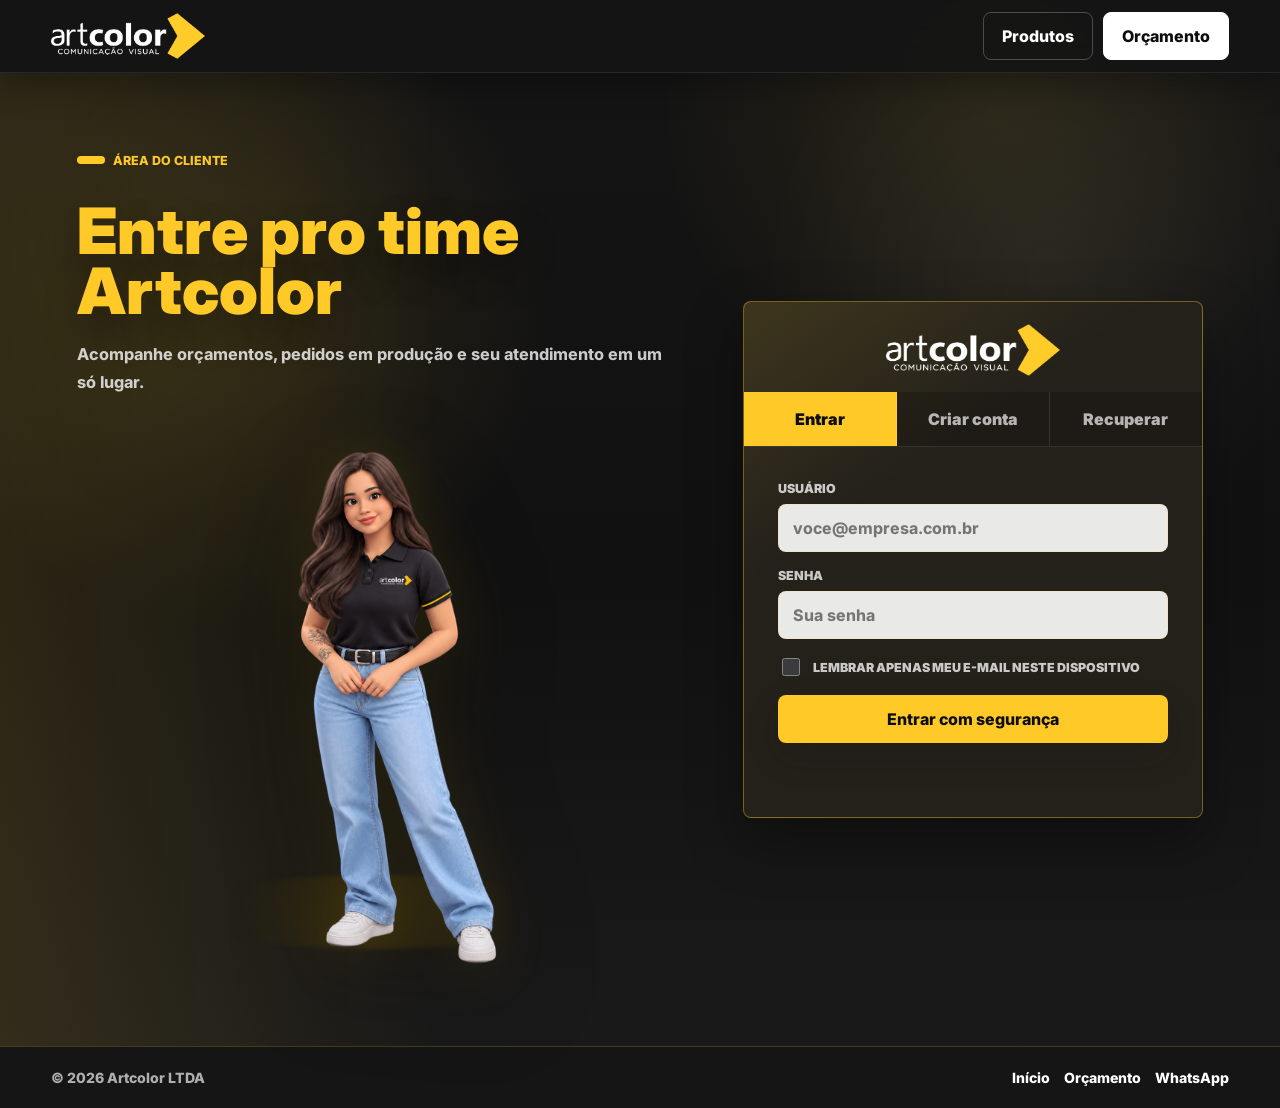
<file: extensao-produtos/login.html>
<!doctype html>
<html lang="pt-BR">
  <head>
    <meta charset="UTF-8" />
    <meta name="viewport" content="width=device-width, initial-scale=1.0" />
    <title>Entrar | Artcolor Comunicação Visual</title>
    <meta
      name="description"
      content="Acesse sua conta Artcolor para acompanhar pedidos, orçamentos e atendimento."
    />
    <meta name="robots" content="noindex, follow" />
    <meta name="theme-color" content="#151515" />
    <link rel="canonical" href="https://artcolorcv.com.br/login.html" />
    <meta property="og:type" content="website" />
    <meta property="og:locale" content="pt_BR" />
    <meta property="og:site_name" content="Artcolor Comunicação Visual" />
    <meta property="og:title" content="Entrar na Artcolor" />
    <meta
      property="og:description"
      content="Acesse sua conta Artcolor para acompanhar orçamentos, pedidos e atendimento."
    />
    <meta property="og:url" content="https://artcolorcv.com.br/login.html" />
    <meta property="og:image" content="https://artcolorcv.com.br/assets/portfolio/empresa.png" />
    <link rel="icon" type="image/png" href="assets/marca/favicon.png" />
    <link rel="apple-touch-icon" href="assets/marca/logo.png" />
    <link rel="preconnect" href="https://fonts.googleapis.com" />
    <link rel="preconnect" href="https://fonts.gstatic.com" crossorigin />
    <link
      href="https://fonts.googleapis.com/css2?family=Inter:wght@400;500;600;700;800;900&display=swap"
      rel="stylesheet"
    />
    <link rel="stylesheet" href="styles.css" />
  </head>
  <body class="auth-page">
    <header class="topbar quote-topbar">
      <a class="brand magnetic-link" href="index.html#inicio" aria-label="Voltar para início da Artcolor Comunicação Visual">
        <img src="assets/marca/logo.png" alt="Artcolor Comunicação Visual" />
      </a>
      <nav class="quote-nav" aria-label="Navegação do login">
        <a class="ghost-action magnetic-link" href="index.html#produtos">Produtos</a>
        <a class="secondary-action magnetic-link" href="orcamento.html">Orçamento</a>
      </nav>
    </header>

    <main class="auth-main">
      <section class="auth-stage" aria-labelledby="authTitle">
        <div class="auth-showcase">
          <p class="eyebrow">Área do cliente</p>
          <h1 id="authTitle">Entre pro time Artcolor</h1>
          <p>
            Acompanhe orçamentos, pedidos em produção e seu atendimento em um só lugar.
          </p>
          <figure class="auth-illustration">
            <img src="assets/login/time-artcolor.png" alt="Atendente virtual com uniforme da Artcolor Comunicação Visual" />
          </figure>
        </div>

        <div class="auth-side">
          <div class="auth-panel">
            <img class="auth-panel-logo" src="assets/marca/logo.png" alt="Artcolor Comunicação Visual" />
          <div class="auth-tabs" role="tablist" aria-label="Opções de acesso">
            <button class="auth-tab is-active" id="tabLogin" type="button" role="tab" aria-selected="true" aria-controls="loginPanel" data-auth-tab="login">
              Entrar
            </button>
            <button class="auth-tab" id="tabRegister" type="button" role="tab" aria-selected="false" aria-controls="registerPanel" data-auth-tab="register">
              Criar conta
            </button>
            <button class="auth-tab" id="tabRecover" type="button" role="tab" aria-selected="false" aria-controls="recoverPanel" data-auth-tab="recover">
              Recuperar
            </button>
          </div>

          <form class="auth-form is-active" id="loginPanel" role="tabpanel" aria-labelledby="tabLogin" data-auth-panel="login" novalidate>
            <label class="auth-field">
              <span>Usuário</span>
              <input id="loginEmail" name="email" type="email" maxlength="120" autocomplete="email" placeholder="voce@empresa.com.br" required />
            </label>

            <label class="auth-field">
              <span>Senha</span>
              <input id="loginPassword" name="password" type="password" minlength="8" maxlength="72" autocomplete="current-password" placeholder="Sua senha" required />
            </label>

            <label class="auth-check">
              <input id="rememberEmail" name="rememberEmail" type="checkbox" />
              <span>Lembrar apenas meu e-mail neste dispositivo</span>
            </label>

            <button class="primary-action magnetic-link" type="submit">Entrar com segurança</button>
            <p class="auth-status" id="loginStatus" role="status" aria-live="polite"></p>
          </form>

          <form class="auth-form" id="registerPanel" role="tabpanel" aria-labelledby="tabRegister" data-auth-panel="register" novalidate>
            <label class="auth-field">
              <span>Nome completo</span>
              <input id="registerName" name="name" type="text" maxlength="90" autocomplete="name" placeholder="Seu nome" required />
            </label>

            <label class="auth-field">
              <span>E-mail</span>
              <input id="registerEmail" name="email" type="email" maxlength="120" autocomplete="email" placeholder="voce@empresa.com.br" required />
            </label>

            <label class="auth-field">
              <span>Telefone</span>
              <input id="registerPhone" name="phone" type="tel" maxlength="20" autocomplete="tel" placeholder="(46) 99999-9999" required />
            </label>

            <label class="auth-field">
              <span>Senha</span>
              <input id="registerPassword" name="password" type="password" minlength="8" maxlength="72" autocomplete="new-password" placeholder="Mínimo 8 caracteres" required />
            </label>

            <p class="auth-hint">
              Use pelo menos 8 caracteres com uma letra maiúscula, um número e um símbolo.
            </p>

            <button class="primary-action magnetic-link" type="submit">Criar conta</button>
            <p class="auth-status" id="registerStatus" role="status" aria-live="polite"></p>
          </form>

          <form class="auth-form" id="recoverPanel" role="tabpanel" aria-labelledby="tabRecover" data-auth-panel="recover" novalidate>
            <label class="auth-field">
              <span>E-mail da conta</span>
              <input id="recoverEmail" name="email" type="email" maxlength="120" autocomplete="email" placeholder="voce@empresa.com.br" required />
            </label>

            <button class="primary-action magnetic-link" type="submit">Enviar recuperação</button>
            <p class="auth-status" id="recoverStatus" role="status" aria-live="polite"></p>
          </form>
          </div>

        </div>
      </section>
    </main>

    <footer class="site-footer">
      <span>© 2026 Artcolor LTDA</span>
      <nav aria-label="Links finais">
        <a href="index.html#inicio">Início</a>
        <a href="orcamento.html">Orçamento</a>
        <a href="https://wa.me/554699358269" target="_blank" rel="noreferrer">WhatsApp</a>
      </nav>
    </footer>

    <script type="module" src="auth.js"></script>
  </body>
</html>
</file>
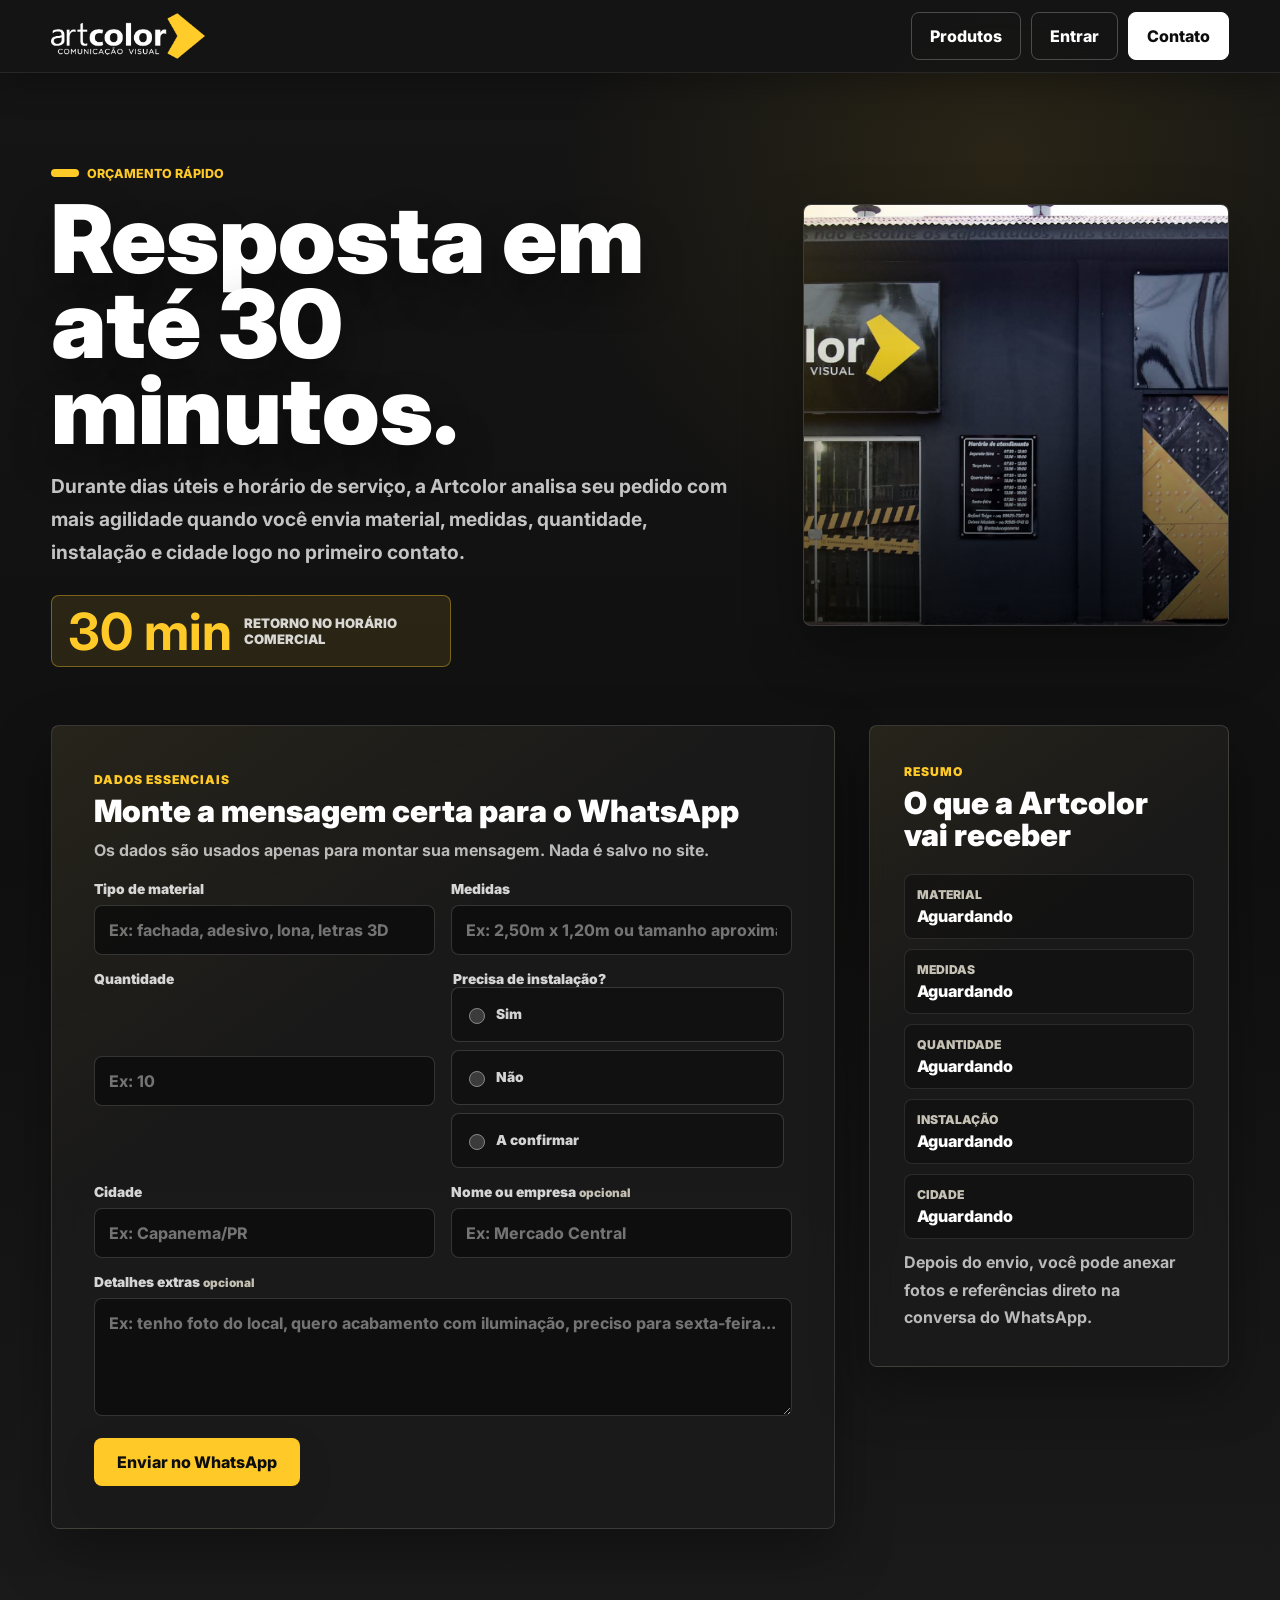
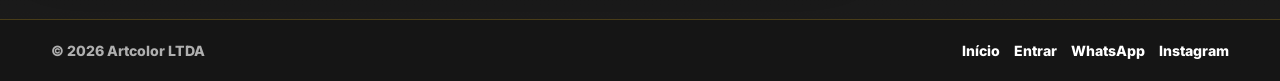
<file: extensao-produtos/orcamento.html>
<!doctype html>
<html lang="pt-BR">
  <head>
    <meta charset="UTF-8" />
    <meta name="viewport" content="width=device-width, initial-scale=1.0" />
    <title>Orçamento rápido | Artcolor Comunicação Visual</title>
    <meta
      name="description"
      content="Peça orçamento rápido na Artcolor Comunicação Visual informando tipo de material, medidas, quantidade, instalação e cidade."
    />
    <meta name="robots" content="index, follow, max-image-preview:large" />
    <meta name="theme-color" content="#151515" />
    <link rel="canonical" href="https://artcolorcv.com.br/orcamento.html" />
    <meta property="og:type" content="website" />
    <meta property="og:locale" content="pt_BR" />
    <meta property="og:site_name" content="Artcolor Comunicação Visual" />
    <meta property="og:title" content="Orçamento rápido Artcolor" />
    <meta
      property="og:description"
      content="Informe material, medidas, quantidade, instalação e cidade. Resposta em até 30 minutos durante dias úteis e horário de serviço."
    />
    <meta property="og:url" content="https://artcolorcv.com.br/orcamento.html" />
    <meta property="og:image" content="https://artcolorcv.com.br/assets/portfolio/empresa.png" />
    <link rel="icon" type="image/png" href="assets/marca/favicon.png" />
    <link rel="apple-touch-icon" href="assets/marca/logo.png" />
    <link rel="preconnect" href="https://fonts.googleapis.com" />
    <link rel="preconnect" href="https://fonts.gstatic.com" crossorigin />
    <link
      href="https://fonts.googleapis.com/css2?family=Inter:wght@400;500;600;700;800;900&display=swap"
      rel="stylesheet"
    />
    <link rel="stylesheet" href="styles.css" />
  </head>
  <body class="quote-page">
    <header class="topbar quote-topbar">
      <a class="brand magnetic-link" href="index.html#inicio" aria-label="Voltar para início da Artcolor Comunicação Visual">
        <img src="assets/marca/logo.png" alt="Artcolor Comunicação Visual" />
      </a>
      <nav class="quote-nav" aria-label="Navegação do orçamento">
        <a class="ghost-action magnetic-link" href="index.html#produtos">Produtos</a>
        <a class="ghost-action magnetic-link" href="login.html">Entrar</a>
        <a class="secondary-action magnetic-link" href="index.html#contato">Contato</a>
      </nav>
    </header>

    <main class="quote-main">
      <section class="quote-intro" aria-labelledby="quoteTitle">
        <div class="quote-intro-copy">
          <p class="eyebrow">Orçamento rápido</p>
          <h1 id="quoteTitle">Resposta em até 30 minutos.</h1>
          <p>
            Durante dias úteis e horário de serviço, a Artcolor analisa seu pedido com mais agilidade quando você
            envia material, medidas, quantidade, instalação e cidade logo no primeiro contato.
          </p>
          <div class="quote-promise" aria-label="Compromisso de atendimento">
            <strong>30 min</strong>
            <span>Retorno no horário comercial</span>
          </div>
        </div>
        <figure class="quote-intro-media">
          <img src="assets/portfolio/empresa.png" alt="Estrutura da Artcolor Comunicação Visual" />
        </figure>
      </section>

      <section class="quote-workspace" aria-label="Formulário de orçamento rápido">
        <form class="quote-form" id="quickQuoteForm" novalidate>
          <div class="quote-form-head">
            <span>Dados essenciais</span>
            <h2>Monte a mensagem certa para o WhatsApp</h2>
            <p>Os dados são usados apenas para montar sua mensagem. Nada é salvo no site.</p>
          </div>

          <label class="quote-field">
            <span>Tipo de material</span>
            <input
              id="material"
              name="material"
              type="text"
              maxlength="80"
              placeholder="Ex: fachada, adesivo, lona, letras 3D"
              autocomplete="off"
              required
            />
          </label>

          <label class="quote-field">
            <span>Medidas</span>
            <input
              id="medidas"
              name="medidas"
              type="text"
              maxlength="80"
              placeholder="Ex: 2,50m x 1,20m ou tamanho aproximado"
              autocomplete="off"
              required
            />
          </label>

          <label class="quote-field">
            <span>Quantidade</span>
            <input id="quantidade" name="quantidade" type="number" min="1" max="99999" step="1" placeholder="Ex: 10" required />
          </label>

          <fieldset class="quote-field quote-radio-group">
            <legend>Precisa de instalação?</legend>
            <label>
              <input type="radio" name="instalacao" value="Sim" required />
              <span>Sim</span>
            </label>
            <label>
              <input type="radio" name="instalacao" value="Não" />
              <span>Não</span>
            </label>
            <label>
              <input type="radio" name="instalacao" value="Ainda vou confirmar" />
              <span>A confirmar</span>
            </label>
          </fieldset>

          <label class="quote-field">
            <span>Cidade</span>
            <input id="cidade" name="cidade" type="text" maxlength="70" placeholder="Ex: Capanema/PR" autocomplete="address-level2" required />
          </label>

          <label class="quote-field">
            <span>Nome ou empresa <small>opcional</small></span>
            <input id="cliente" name="cliente" type="text" maxlength="80" placeholder="Ex: Mercado Central" autocomplete="organization" />
          </label>

          <label class="quote-field quote-field-wide">
            <span>Detalhes extras <small>opcional</small></span>
            <textarea
              id="detalhes"
              name="detalhes"
              maxlength="240"
              rows="4"
              placeholder="Ex: tenho foto do local, quero acabamento com iluminação, preciso para sexta-feira..."
            ></textarea>
          </label>

          <div class="quote-form-actions">
            <button class="primary-action magnetic-link" type="submit">Enviar no WhatsApp</button>
            <p id="quoteStatus" role="status" aria-live="polite"></p>
          </div>
        </form>

        <aside class="quote-preview" aria-label="Resumo do pedido">
          <span>Resumo</span>
          <h2>O que a Artcolor vai receber</h2>
          <dl>
            <div>
              <dt>Material</dt>
              <dd id="previewMaterial">Aguardando</dd>
            </div>
            <div>
              <dt>Medidas</dt>
              <dd id="previewMedidas">Aguardando</dd>
            </div>
            <div>
              <dt>Quantidade</dt>
              <dd id="previewQuantidade">Aguardando</dd>
            </div>
            <div>
              <dt>Instalação</dt>
              <dd id="previewInstalacao">Aguardando</dd>
            </div>
            <div>
              <dt>Cidade</dt>
              <dd id="previewCidade">Aguardando</dd>
            </div>
          </dl>
          <p>Depois do envio, você pode anexar fotos e referências direto na conversa do WhatsApp.</p>
        </aside>
      </section>
    </main>

    <footer class="site-footer">
      <span>© 2026 Artcolor LTDA</span>
      <nav aria-label="Links finais">
        <a href="index.html#inicio">Início</a>
        <a href="login.html">Entrar</a>
        <a href="https://wa.me/554699358269" target="_blank" rel="noreferrer">WhatsApp</a>
        <a href="https://www.instagram.com/artcolorcapanema/" target="_blank" rel="noreferrer">Instagram</a>
      </nav>
    </footer>

    <script src="orcamento.js"></script>
  </body>
</html>
</file>
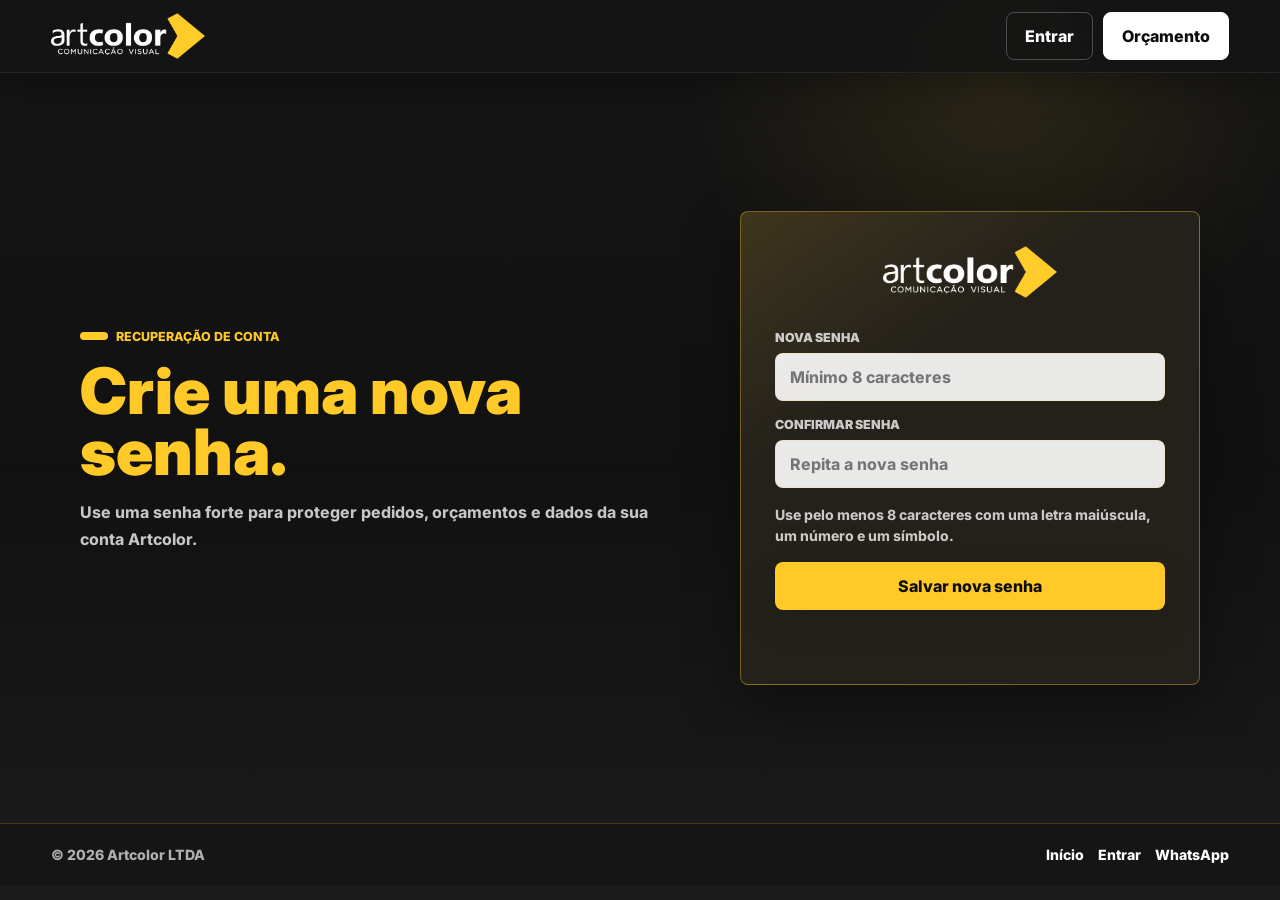
<file: extensao-produtos/reset-password.html>
<!doctype html>
<html lang="pt-BR">
  <head>
    <meta charset="UTF-8" />
    <meta name="viewport" content="width=device-width, initial-scale=1.0" />
    <title>Redefinir senha | Artcolor Comunicação Visual</title>
    <meta name="description" content="Redefina a senha da sua conta Artcolor com segurança." />
    <meta name="robots" content="noindex, follow" />
    <meta name="theme-color" content="#151515" />
    <link rel="canonical" href="https://artcolorcv.com.br/reset-password.html" />
    <link rel="icon" type="image/png" href="assets/marca/favicon.png" />
    <link rel="apple-touch-icon" href="assets/marca/logo.png" />
    <link rel="preconnect" href="https://fonts.googleapis.com" />
    <link rel="preconnect" href="https://fonts.gstatic.com" crossorigin />
    <link
      href="https://fonts.googleapis.com/css2?family=Inter:wght@400;500;600;700;800;900&display=swap"
      rel="stylesheet"
    />
    <link rel="stylesheet" href="styles.css" />
  </head>
  <body class="auth-page">
    <header class="topbar quote-topbar">
      <a class="brand magnetic-link" href="index.html#inicio" aria-label="Voltar para início da Artcolor Comunicação Visual">
        <img src="assets/marca/logo.png" alt="Artcolor Comunicação Visual" />
      </a>
      <nav class="quote-nav" aria-label="Navegação da recuperação">
        <a class="ghost-action magnetic-link" href="login.html">Entrar</a>
        <a class="secondary-action magnetic-link" href="orcamento.html">Orçamento</a>
      </nav>
    </header>

    <main class="auth-main auth-reset-main">
      <section class="auth-reset-panel" aria-labelledby="resetTitle">
        <div>
          <p class="eyebrow">Recuperação de conta</p>
          <h1 id="resetTitle">Crie uma nova senha.</h1>
          <p>
            Use uma senha forte para proteger pedidos, orçamentos e dados da sua conta Artcolor.
          </p>
        </div>

        <form class="auth-form auth-reset-form is-active" id="resetPasswordForm" novalidate>
          <img class="auth-panel-logo" src="assets/marca/logo.png" alt="Artcolor Comunicação Visual" />

          <label class="auth-field">
            <span>Nova senha</span>
            <input id="newPassword" name="newPassword" type="password" minlength="8" maxlength="72" autocomplete="new-password" placeholder="Mínimo 8 caracteres" required />
          </label>

          <label class="auth-field">
            <span>Confirmar senha</span>
            <input id="confirmPassword" name="confirmPassword" type="password" minlength="8" maxlength="72" autocomplete="new-password" placeholder="Repita a nova senha" required />
          </label>

          <p class="auth-hint">
            Use pelo menos 8 caracteres com uma letra maiúscula, um número e um símbolo.
          </p>

          <button class="primary-action magnetic-link" type="submit">Salvar nova senha</button>
          <p class="auth-status" id="resetStatus" role="status" aria-live="polite"></p>
        </form>
      </section>
    </main>

    <footer class="site-footer">
      <span>© 2026 Artcolor LTDA</span>
      <nav aria-label="Links finais">
        <a href="index.html#inicio">Início</a>
        <a href="login.html">Entrar</a>
        <a href="https://wa.me/554699358269" target="_blank" rel="noreferrer">WhatsApp</a>
      </nav>
    </footer>

    <script type="module" src="reset-password.js"></script>
  </body>
</html>
</file>
<file: extensao-produtos/styles.css>
:root {
  color-scheme: dark;
  --white: #ffffff;
  --paper: #181818;
  --cream: #fff4c2;
  --yellow: #ffca28;
  --yellow-deep: #f2b400;
  --black: #0d0d0d;
  --charcoal: #151515;
  --charcoal-2: #1b1b1b;
  --charcoal-3: #202020;
  --ink: #f7f7f7;
  --muted: #c5c0b4;
  --line: rgba(255, 255, 255, 0.13);
  --shadow: 0 22px 55px rgba(0, 0, 0, 0.34);
  --glass: rgba(27, 27, 27, 0.82);
  --yellow-soft: rgba(255, 202, 40, 0.14);
  --ease: cubic-bezier(0.22, 1, 0.36, 1);
}

* {
  box-sizing: border-box;
}

html {
  scroll-behavior: smooth;
}

body {
  margin: 0;
  min-height: 100vh;
  overflow-x: hidden;
  background:
    radial-gradient(circle at 82% 8%, rgba(255, 202, 40, 0.055), transparent 24%),
    linear-gradient(180deg, var(--charcoal) 0%, var(--charcoal-2) 42%, var(--charcoal) 100%);
  color: var(--ink);
  font-family: Inter, Arial, sans-serif;
}

.site-loader {
  position: fixed;
  inset: 0;
  z-index: 999;
  display: grid;
  place-items: center;
  overflow: hidden;
  background:
    radial-gradient(circle at 50% 48%, rgba(255, 255, 255, 0.08), transparent 24%),
    radial-gradient(circle at 50% 54%, rgba(255, 202, 40, 0.05), transparent 31%),
    linear-gradient(180deg, #010101 0%, #070707 52%, #000000 100%);
  color: var(--yellow);
  isolation: isolate;
  transition:
    opacity 900ms var(--ease),
    visibility 900ms var(--ease),
    filter 900ms var(--ease),
    transform 900ms var(--ease);
}

.site-loader.is-hidden {
  visibility: hidden;
  opacity: 0;
  pointer-events: none;
  filter: blur(28px);
  transform: scale(1.18);
}

.site-loader::before,
.site-loader::after {
  content: "";
  position: absolute;
  inset: -20%;
  pointer-events: none;
}

.site-loader::before {
  background:
    linear-gradient(90deg, rgba(0, 0, 0, 0.82), transparent 20%, transparent 80%, rgba(0, 0, 0, 0.82)),
    radial-gradient(circle at 50% 50%, transparent 0 22%, rgba(0, 0, 0, 0.2) 44%, rgba(0, 0, 0, 0.88) 76%);
  z-index: 4;
}

.site-loader::after {
  background: radial-gradient(circle at 50% 50%, rgba(255, 255, 255, 0.15), transparent 18%);
  mix-blend-mode: screen;
  opacity: 0.45;
  z-index: 2;
}

.loader-light-stage {
  position: absolute;
  inset: -12%;
  z-index: 1;
  transform-style: preserve-3d;
  perspective: 780px;
  opacity: 1;
}

.light-beam {
  position: absolute;
  top: 48%;
  left: 50%;
  width: min(74vw, 720px);
  height: 2px;
  border-radius: 999px;
  background:
    linear-gradient(90deg, transparent 0%, rgba(255, 255, 255, 0.08) 28%, rgba(255, 255, 255, 0.88) 50%, rgba(255, 244, 194, 0.2) 58%, transparent 78%);
  box-shadow:
    0 0 16px rgba(255, 255, 255, 0.28),
    0 0 34px rgba(255, 202, 40, 0.08);
  filter: blur(0.4px);
  opacity: 0;
  transform-origin: center;
  mix-blend-mode: screen;
  animation: titleBeamSweep 2200ms var(--ease) forwards;
}

.beam-one {
  --beam-rotate: 0deg;
  top: 46%;
  animation-delay: 440ms;
  transform: translate(-50%, -30%) rotate(0deg);
}

.beam-two {
  --beam-rotate: 0deg;
  top: 57%;
  height: 1px;
  animation-delay: 760ms;
  transform: translate(-50%, -30%) rotate(0deg);
}

.beam-three,
.beam-four {
  display: none;
}

.loader-copy {
  position: relative;
  z-index: 5;
  display: grid;
  gap: clamp(8px, 1.5vw, 14px);
  width: min(880px, calc(100vw - 40px));
  text-align: center;
  transform: translateY(10px);
  animation:
    loaderCopyFilmIn 820ms var(--ease) 160ms both,
    loaderCopyFilmOut 820ms cubic-bezier(0.16, 1, 0.3, 1) 2020ms forwards;
}

.loader-copy::before,
.loader-copy::after {
  content: "";
  position: absolute;
  left: 50%;
  width: min(78vw, 680px);
  height: 10px;
  pointer-events: none;
  border-radius: 999px;
  background:
    linear-gradient(90deg, transparent, rgba(255, 255, 255, 0.1), rgba(255, 255, 255, 0.82), rgba(255, 244, 194, 0.18), transparent);
  box-shadow:
    0 0 24px rgba(255, 255, 255, 0.24),
    0 0 54px rgba(255, 202, 40, 0.08);
  filter: blur(2px);
  mix-blend-mode: screen;
  opacity: 0;
  transform: translate(-50%, -50%) scaleX(0.2);
}

.loader-copy::before {
  top: 36%;
  animation: textLightOne 1500ms var(--ease) 540ms forwards;
}

.loader-copy::after {
  top: 71%;
  height: 5px;
  animation: textLightOne 1320ms var(--ease) 860ms forwards;
}

.loader-copy strong {
  position: relative;
  display: block;
  font-family: Inter, Arial, sans-serif;
  color: rgba(255, 255, 255, 0.92);
  background: linear-gradient(100deg, #ffffff 0%, #f4f4f4 38%, #fff8db 50%, #ffffff 60%, #ffffff 100%);
  background-size: 260% 100%;
  background-position: 140% center;
  -webkit-background-clip: text;
  background-clip: text;
  -webkit-text-fill-color: transparent;
  font-size: clamp(2.4rem, 7vw, 6.8rem);
  font-weight: 900;
  line-height: 0.9;
  letter-spacing: 0.02em;
  text-transform: uppercase;
  text-shadow:
    0 0 24px rgba(255, 255, 255, 0.18),
    0 28px 54px rgba(0, 0, 0, 0.64);
  animation: titleShine 1900ms var(--ease) 560ms forwards;
}

.loader-copy span {
  position: relative;
  display: block;
  font-family: Inter, Arial, sans-serif;
  color: var(--yellow);
  background: linear-gradient(100deg, rgba(255, 255, 255, 0.84), #ffffff, rgba(255, 244, 194, 0.9));
  background-size: 260% 100%;
  background-position: 140% center;
  -webkit-background-clip: text;
  background-clip: text;
  -webkit-text-fill-color: transparent;
  font-size: clamp(0.78rem, 1.9vw, 1.22rem);
  font-weight: 900;
  letter-spacing: 0.14em;
  text-transform: uppercase;
  text-shadow: 0 0 18px rgba(255, 255, 255, 0.22);
  animation: titleShine 1700ms var(--ease) 840ms forwards;
}

.loader-copy strong::after,
.loader-copy span::after {
  content: attr(data-text);
  position: absolute;
  inset: 0;
  color: transparent;
  -webkit-text-stroke: 1px rgba(255, 255, 255, 0.2);
  opacity: 0;
  filter: blur(3px);
  animation: letterGlow 1900ms var(--ease) 620ms forwards;
}

@keyframes loaderCopyFilmIn {
  from {
    opacity: 0;
    filter: blur(16px);
    transform: translateY(26px) scale(0.96);
  }
  to {
    opacity: 1;
    filter: blur(0);
    transform: translateY(0) scale(1);
  }
}

@keyframes loaderCopyFilmOut {
  to {
    opacity: 0;
    filter: blur(22px);
    transform: translateY(-4px) scale(1.16);
  }
}

@keyframes titleShine {
  0% {
    background-position: 140% center;
  }
  100% {
    background-position: -80% center;
  }
}

@keyframes textLightOne {
  0% {
    opacity: 0;
    transform: translate(-78%, -50%) scaleX(0.18);
  }
  28% {
    opacity: 0.72;
  }
  68% {
    opacity: 0.42;
  }
  100% {
    opacity: 0;
    transform: translate(-22%, -50%) scaleX(1);
  }
}

@keyframes titleBeamSweep {
  0% {
    opacity: 0;
    transform: translate(-88%, -50%) rotate(var(--beam-rotate, 0deg)) scaleX(0.22);
  }
  32% {
    opacity: 0.48;
  }
  74% {
    opacity: 0.22;
  }
  100% {
    opacity: 0;
    transform: translate(-12%, -50%) rotate(var(--beam-rotate, 0deg)) scaleX(1.06);
  }
}

@keyframes letterGlow {
  0%,
  100% {
    opacity: 0;
  }
  44% {
    opacity: 0.52;
  }
}

button,
input {
  font: inherit;
}

button,
a {
  -webkit-tap-highlight-color: transparent;
}

.topbar {
  position: sticky;
  top: 0;
  z-index: 20;
  display: flex;
  align-items: center;
  justify-content: space-between;
  gap: 24px;
  padding: 12px clamp(18px, 4vw, 58px);
  background: rgba(21, 21, 21, 0.94);
  border-bottom: 1px solid rgba(255, 255, 255, 0.08);
  backdrop-filter: blur(14px);
  box-shadow: 0 12px 32px rgba(0, 0, 0, 0.28);
}

.brand {
  display: inline-flex;
  align-items: center;
  padding: 0;
  background: transparent;
  border: 0;
  border-radius: 0;
  text-decoration: none;
  transition: transform 420ms var(--ease);
}

.brand:hover {
  transform: translateY(-2px) scale(1.02);
}

.brand img {
  display: block;
  width: min(154px, 42vw);
  height: auto;
}

.site-search {
  flex: 1 1 440px;
  display: flex;
  align-items: center;
  max-width: 680px;
  min-width: min(420px, 42vw);
  height: 42px;
  overflow: hidden;
  background: #fff;
  border: 1px solid rgba(255, 202, 40, 0.36);
  border-radius: 8px;
  box-shadow: 0 18px 36px rgba(0, 0, 0, 0.24);
}

.site-search:focus-within {
  border-color: rgba(0, 0, 0, 0.24);
  box-shadow: 0 14px 34px rgba(0, 0, 0, 0.15);
}

.site-search input {
  flex: 1;
  min-width: 0;
  height: 100%;
  padding: 0 16px;
  border: 0;
  outline: 0;
  background: transparent;
  color: var(--black);
  font-size: 0.95rem;
}

.site-search input::placeholder {
  color: rgba(13, 13, 13, 0.48);
}

.site-search button {
  display: inline-flex;
  align-items: center;
  justify-content: center;
  width: 54px;
  height: 100%;
  border: 0;
  border-left: 1px solid rgba(0, 0, 0, 0.08);
  background: #fff;
  color: rgba(13, 13, 13, 0.72);
  cursor: pointer;
  transition: background-color 260ms var(--ease), color 260ms var(--ease);
}

.site-search button:hover {
  background: var(--black);
  color: var(--yellow);
}

.site-search svg {
  width: 20px;
  height: 20px;
  fill: none;
  stroke: currentColor;
  stroke-width: 2;
  stroke-linecap: round;
}

.nav-tabs,
.category-filter,
.testimonial-controls {
  display: flex;
  align-items: center;
  gap: 8px;
  flex-wrap: wrap;
}

.nav-tab,
.filter-button,
.primary-action,
.testimonial-button {
  min-height: 42px;
  border: 1px solid transparent;
  border-radius: 8px;
  cursor: pointer;
  transition:
    transform 420ms var(--ease),
    box-shadow 420ms var(--ease),
    background-color 360ms var(--ease),
    color 360ms var(--ease),
    border-color 360ms var(--ease);
}

.nav-tab,
.filter-button,
.testimonial-button {
  padding: 0 14px;
  background: rgba(255, 255, 255, 0.72);
  color: var(--white);
  font-weight: 800;
}

.nav-tab:hover,
.filter-button:hover,
.testimonial-button:hover {
  color: var(--black);
  background: rgba(255, 202, 40, 0.22);
  transform: translateY(-2px);
}

.nav-tab.is-active,
.filter-button.is-active,
.testimonial-button.is-active {
  color: var(--black);
  background: var(--yellow);
  box-shadow: 0 10px 26px rgba(239, 173, 0, 0.22);
}

.nav-tab {
  position: relative;
  isolation: isolate;
  overflow: visible;
  background: transparent;
  border-color: transparent;
  color: rgba(255, 255, 255, 0.76);
  box-shadow: none;
}

.nav-link-tab {
  text-decoration: none;
}

.has-account-session [data-login-link],
[data-login-link][hidden],
.account-menu[hidden] {
  display: none !important;
}

.nav-tab::before {
  display: none;
}

.nav-tab:hover,
.nav-tab.is-active {
  background: transparent;
  color: var(--yellow);
  box-shadow: none;
  transform: translateY(-1px);
}

.nav-tab:hover::before,
.nav-tab.is-active::before {
  display: none;
}

.account-menu {
  position: relative;
  display: inline-flex;
  align-items: center;
  justify-content: center;
  width: 42px;
  height: 42px;
  flex: 0 0 42px;
}

.account-trigger {
  display: inline-grid;
  place-items: center;
  width: 40px;
  height: 40px;
  border: 1px solid rgba(255, 202, 40, 0.5);
  border-radius: 50%;
  background: var(--yellow);
  color: var(--black);
  cursor: pointer;
  font-size: 0.98rem;
  font-weight: 900;
  line-height: 1;
  box-shadow: 0 10px 26px rgba(239, 173, 0, 0.2);
  transition:
    transform 320ms var(--ease),
    box-shadow 320ms var(--ease);
}

.account-trigger:hover {
  transform: translateY(-2px);
  box-shadow: 0 14px 32px rgba(239, 173, 0, 0.28);
}

.account-dropdown {
  position: absolute;
  top: calc(100% + 12px);
  right: 0;
  z-index: 40;
  display: grid;
  gap: 6px;
  width: min(300px, calc(100vw - 28px));
  padding: 12px;
  border: 1px solid rgba(255, 202, 40, 0.32);
  border-radius: 8px;
  background:
    linear-gradient(145deg, rgba(255, 202, 40, 0.11), transparent 36%),
    #1b1a16;
  box-shadow: 0 22px 58px rgba(0, 0, 0, 0.4);
  opacity: 0;
  pointer-events: none;
  transform: translateY(8px);
  transition:
    opacity 220ms var(--ease),
    transform 220ms var(--ease);
}

.account-menu.is-open .account-dropdown {
  opacity: 1;
  pointer-events: auto;
  transform: translateY(0);
}

.account-dropdown-head {
  display: grid;
  gap: 4px;
  padding: 6px 6px 10px;
  border-bottom: 1px solid rgba(255, 255, 255, 0.1);
}

.account-dropdown-head strong {
  color: var(--white);
  font-size: 0.94rem;
}

.account-dropdown-head span {
  overflow-wrap: anywhere;
  color: rgba(255, 255, 255, 0.66);
  font-size: 0.78rem;
  font-weight: 700;
}

.account-dropdown a,
.account-dropdown button {
  display: flex;
  align-items: center;
  width: 100%;
  min-height: 38px;
  padding: 0 10px;
  border: 0;
  border-radius: 6px;
  background: transparent;
  color: rgba(255, 255, 255, 0.82);
  cursor: pointer;
  font-size: 0.9rem;
  font-weight: 800;
  text-align: left;
  text-decoration: none;
}

.account-dropdown a:hover,
.account-dropdown button:hover {
  background: rgba(255, 202, 40, 0.14);
  color: var(--yellow);
}

.account-menu-status {
  min-height: 20px;
  margin: 4px 6px 0;
  color: rgba(255, 255, 255, 0.66);
  font-size: 0.78rem;
  font-weight: 800;
  line-height: 1.4;
}

.account-menu-status[data-status="error"] {
  color: #ff8f8f;
}

.account-menu-status[data-status="success"] {
  color: #9cf6c1;
}

.tab-panel {
  display: none;
}

.tab-panel.is-active {
  display: block;
  animation: panelIn 460ms var(--ease) both;
  background: var(--charcoal);
}

.hero {
  position: relative;
  display: block;
  min-height: auto;
  padding: 0 clamp(18px, 4vw, 58px) clamp(42px, 5vw, 68px);
  background:
    linear-gradient(90deg, rgba(255, 202, 40, 0.1), transparent 34%),
    radial-gradient(circle at 78% 22%, rgba(255, 202, 40, 0.12), transparent 30%),
    linear-gradient(180deg, var(--charcoal) 0%, var(--charcoal-2) 68%, var(--charcoal) 100%);
  isolation: isolate;
}

.tab-hero {
  position: relative;
  overflow: hidden;
  display: grid;
  align-items: end;
  min-height: 340px;
  padding: clamp(64px, 8vw, 104px) clamp(18px, 4vw, 58px) clamp(36px, 5vw, 64px);
  background: var(--charcoal);
  color: #fff;
}

.tab-hero::before,
.tab-hero::after {
  position: absolute;
  content: "";
  pointer-events: none;
}

.tab-hero::before {
  right: clamp(20px, 8vw, 120px);
  bottom: -58px;
  width: 220px;
  height: 190px;
  background: var(--yellow);
  clip-path: polygon(0 0, 62% 0, 100% 50%, 62% 100%, 0 100%, 35% 50%);
  opacity: 0.96;
}

.tab-hero::after {
  inset: auto 0 0;
  height: 6px;
  background: var(--yellow);
}

.tab-hero > div {
  position: relative;
  z-index: 1;
  max-width: 820px;
}

.tab-hero h2 {
  color: #fff;
}

.tab-hero p:not(.eyebrow) {
  max-width: 670px;
  color: rgba(255, 255, 255, 0.76);
}

.products-hero {
  background:
    linear-gradient(135deg, rgba(255, 202, 40, 0.14), transparent 36%),
    var(--charcoal);
}

.quote-hero {
  background:
    radial-gradient(circle at 82% 18%, rgba(255, 202, 40, 0.3), transparent 24%),
    var(--charcoal);
}

.contact-hero {
  background:
    linear-gradient(90deg, var(--charcoal), var(--charcoal-3));
}

.about-hero {
  background:
    linear-gradient(135deg, rgba(255, 202, 40, 0.18), transparent 42%),
    radial-gradient(circle at 86% 22%, rgba(255, 202, 40, 0.22), transparent 24%),
    var(--charcoal);
}

.hero::after {
  display: none;
}

.hero-copy {
  position: relative;
  z-index: 2;
  max-width: 860px;
  margin-top: clamp(34px, 5vw, 68px);
}

.hero-copy::before {
  display: inline-flex;
  align-items: center;
  min-height: 28px;
  margin-bottom: 14px;
  padding: 0 12px;
  background: rgba(255, 202, 40, 0.12);
  border: 1px solid rgba(255, 202, 40, 0.38);
  border-radius: 999px;
  color: var(--yellow);
  content: "Artcolor Comunicação Visual";
  font-size: 0.74rem;
  font-weight: 900;
  text-transform: uppercase;
}

.eyebrow {
  margin: 0 0 12px;
  color: var(--yellow);
  font-size: 0.78rem;
  font-weight: 800;
  letter-spacing: 0;
  text-transform: uppercase;
}

.eyebrow::before {
  display: inline-block;
  width: 28px;
  height: 8px;
  margin-right: 8px;
  background: var(--yellow);
  border-radius: 999px;
  content: "";
  vertical-align: 1px;
}

h1,
h2,
h3,
p {
  margin-top: 0;
}

h1,
h2 {
  color: var(--black);
  font-family: Inter, Arial, sans-serif;
  font-weight: 900;
  letter-spacing: 0;
}

h1 {
  max-width: 760px;
  margin-bottom: 20px;
  font-size: clamp(2.8rem, 6.7vw, 6.6rem);
  line-height: 0.88;
}

.hero h1 {
  max-width: 820px;
  color: #fff;
  font-size: clamp(2.85rem, 5.45vw, 6.4rem);
  line-height: 0.9;
}

h2 {
  margin-bottom: 12px;
  font-size: clamp(1.75rem, 3.2vw, 3rem);
  line-height: 1.08;
}

h3 {
  color: var(--black);
  letter-spacing: 0;
}

p {
  color: inherit;
  line-height: 1.72;
}

.hero p:not(.eyebrow) {
  max-width: 650px;
  color: rgba(255, 255, 255, 0.74);
  font-size: 1.08rem;
  font-weight: 650;
}

.hero-actions {
  display: flex;
  align-items: center;
  gap: 12px;
  flex-wrap: wrap;
  margin-top: 18px;
}

.primary-action {
  display: inline-flex;
  align-items: center;
  justify-content: center;
  min-height: 48px;
  padding: 0 22px;
  background: var(--yellow);
  color: var(--black);
  font-weight: 800;
  text-decoration: none;
  box-shadow: 0 14px 32px rgba(23, 23, 23, 0.18);
}

.primary-action:hover {
  background: var(--white);
  color: var(--black);
  transform: translateY(-3px) scale(1.02);
  box-shadow: 0 22px 42px rgba(239, 173, 0, 0.28);
}

.quote-speed-link {
  display: inline-flex;
  align-items: center;
  min-height: 48px;
  padding: 0 16px;
  border: 1px solid rgba(255, 202, 40, 0.34);
  border-radius: 8px;
  background: rgba(255, 202, 40, 0.08);
  color: var(--yellow);
  font-size: 0.82rem;
  font-weight: 900;
  text-decoration: none;
  text-transform: uppercase;
}

.secondary-action,
.ghost-action {
  display: inline-flex;
  align-items: center;
  justify-content: center;
  min-height: 48px;
  padding: 0 18px;
  border-radius: 8px;
  font-weight: 800;
  text-decoration: none;
  cursor: pointer;
  transition:
    transform 420ms var(--ease),
    background-color 360ms var(--ease),
    color 360ms var(--ease),
    border-color 360ms var(--ease),
    box-shadow 420ms var(--ease);
}

.secondary-action {
  background: var(--white);
  color: var(--black);
  border: 1px solid var(--white);
}

.ghost-action {
  background: transparent;
  color: #fff;
  border: 1px solid rgba(255, 255, 255, 0.24);
}

.secondary-action:hover,
.ghost-action:hover {
  transform: translateY(-3px) scale(1.02);
  box-shadow: 0 18px 36px rgba(255, 202, 40, 0.18);
}

.secondary-action:hover {
  background: var(--yellow);
  border-color: var(--yellow);
}

.ghost-action:hover {
  color: var(--black);
  background: var(--yellow);
  border-color: var(--yellow);
}

.hero-visual {
  position: relative;
  display: block;
  width: 100vw;
  margin: 0 calc(50% - 50vw);
}

.hero-work {
  position: relative;
  overflow: hidden;
  min-height: 420px;
  margin: 0;
  background: var(--charcoal);
  border: 0;
  border-radius: 0;
  box-shadow: 0 34px 72px rgba(0, 0, 0, 0.48);
}

.hero-work-main {
  width: 100%;
  min-height: auto;
  aspect-ratio: 21 / 8;
}

.hero-work img,
.hero-work video {
  position: absolute;
  inset: 0;
  display: block;
  width: 100%;
  height: 100%;
  object-fit: cover;
  object-position: center;
  filter: saturate(1.03) contrast(1.02);
}

.hero-work video {
  filter: grayscale(0.2) saturate(0.85) contrast(1.08) brightness(0.78);
}

.hero-work-main video {
  inset: 50% auto auto 50%;
  width: auto;
  height: 100vw;
  transform: translate(-50%, -50%) rotate(-90deg);
  transform-origin: center;
}

.hero-work::after {
  position: absolute;
  inset: 0;
  background:
    linear-gradient(90deg, rgba(0, 0, 0, 0.42), transparent 36%, rgba(0, 0, 0, 0.24)),
    linear-gradient(180deg, rgba(0, 0, 0, 0.24), transparent 44%, rgba(0, 0, 0, 0.7));
  content: "";
}

.hero-work figcaption {
  position: absolute;
  right: 18px;
  bottom: 18px;
  left: 18px;
  z-index: 1;
  display: grid;
  gap: 3px;
  max-width: 320px;
  color: #fff;
}

.hero-work figcaption strong {
  font-size: 1.05rem;
  font-weight: 900;
}

.hero-work figcaption span {
  color: rgba(255, 255, 255, 0.82);
  font-size: 0.82rem;
  font-weight: 750;
}

.proof-strip,
.benefits-section,
.products-section,
.info-band,
.trusted-brands,
.testimonial-section {
  padding: clamp(38px, 6vw, 78px) clamp(18px, 4vw, 58px);
}

.home-products {
  position: relative;
  z-index: 3;
  width: 100%;
  max-width: none;
  margin: 0 auto;
  padding: clamp(8px, 2vw, 22px) clamp(18px, 4vw, 58px) clamp(40px, 5vw, 70px);
  background:
    radial-gradient(circle at 12% 0%, rgba(255, 202, 40, 0.08), transparent 28%),
    linear-gradient(180deg, var(--charcoal) 0%, var(--charcoal-2) 55%, var(--charcoal) 100%);
}

.fast-quote-strip {
  display: grid;
  grid-template-columns: minmax(0, 1fr) auto;
  align-items: center;
  gap: clamp(18px, 4vw, 42px);
  margin: clamp(24px, 4vw, 50px) clamp(18px, 4vw, 58px) 0;
  padding: clamp(24px, 4vw, 44px);
  overflow: hidden;
  border: 1px solid rgba(255, 202, 40, 0.34);
  border-radius: 8px;
  background:
    linear-gradient(120deg, rgba(255, 202, 40, 0.18), rgba(255, 202, 40, 0.045) 42%, rgba(255, 255, 255, 0.035)),
    var(--charcoal-2);
  box-shadow: var(--shadow);
}

.fast-quote-strip span,
.quote-form-head span,
.quote-preview > span {
  display: inline-flex;
  width: fit-content;
  margin-bottom: 8px;
  color: var(--yellow);
  font-size: 0.76rem;
  font-weight: 900;
  letter-spacing: 0.08em;
  text-transform: uppercase;
}

.fast-quote-strip h2 {
  margin: 0;
  max-width: 760px;
  color: var(--white);
  font-family: Inter, Arial, sans-serif;
  font-size: clamp(1.6rem, 3vw, 3rem);
  line-height: 1.02;
}

.fast-quote-strip p {
  max-width: 720px;
  margin: 12px 0 0;
  color: rgba(255, 255, 255, 0.74);
  font-weight: 700;
}

.home-products-head {
  display: flex;
  align-items: end;
  justify-content: space-between;
  gap: 18px;
  max-width: 1240px;
  margin-right: auto;
  margin-left: auto;
  margin-bottom: 22px;
  padding: 0 20px;
  color: #fff;
}

.home-products-head span {
  display: block;
  margin-bottom: 4px;
  color: var(--yellow);
  font-size: 0.78rem;
  font-weight: 900;
  text-transform: uppercase;
}

.home-products-head h2 {
  max-width: 720px;
  margin: 0;
  color: #fff;
  font-size: clamp(1.25rem, 2.4vw, 2rem);
  line-height: 1.12;
}

.home-products-link {
  flex: 0 0 auto;
  min-height: 40px;
  padding: 0 16px;
  border: 1px solid rgba(255, 202, 40, 0.48);
  border-radius: 999px;
  background: var(--yellow);
  color: var(--black);
  cursor: pointer;
  font-weight: 900;
  box-shadow: 0 12px 28px rgba(0, 0, 0, 0.08);
  transition: transform 320ms var(--ease), box-shadow 320ms var(--ease), background-color 320ms var(--ease);
}

.home-products-link:hover {
  background: #fff;
  color: var(--black);
  transform: translateY(-2px);
  box-shadow: 0 18px 34px rgba(0, 0, 0, 0.16);
}

.home-product-row {
  position: relative;
  z-index: 1;
  display: grid;
  grid-template-columns: repeat(6, minmax(0, 1fr));
  gap: 12px;
  max-width: 1240px;
  margin: 0 auto;
  padding: 18px;
  background:
    linear-gradient(145deg, rgba(255, 202, 40, 0.055), transparent 42%),
    rgba(27, 27, 27, 0.7);
  border: 1px solid rgba(255, 255, 255, 0.12);
  border-radius: 16px;
  box-shadow: 0 22px 54px rgba(0, 0, 0, 0.3);
  backdrop-filter: blur(10px);
}

.home-product-card {
  position: relative;
  display: grid;
  grid-template-rows: 100px auto auto;
  gap: 8px;
  min-height: 210px;
  padding: 15px 13px 14px;
  overflow: hidden;
  background:
    linear-gradient(180deg, rgba(255, 255, 255, 0.055), rgba(255, 255, 255, 0.025)),
    var(--charcoal-3);
  border: 1px solid rgba(255, 255, 255, 0.1);
  border-radius: 8px;
  color: #fff;
  text-decoration: none;
  box-shadow: 0 14px 36px rgba(0, 0, 0, 0.28);
  transition:
    transform 360ms var(--ease),
    box-shadow 360ms var(--ease),
    border-color 360ms var(--ease);
}

.home-product-card::before {
  position: absolute;
  inset: auto 16px 0;
  height: 4px;
  background: var(--yellow);
  border-radius: 999px 999px 0 0;
  content: "";
  transform: translateY(4px);
  transition: transform 320ms var(--ease);
}

.home-product-card:hover {
  border-color: rgba(255, 202, 40, 0.8);
  transform: translateY(-6px);
  box-shadow: 0 24px 48px rgba(0, 0, 0, 0.42);
}

.home-product-card:hover::before {
  transform: translateY(0);
}

.home-product-card img {
  width: 100%;
  height: 100%;
  object-fit: contain;
  object-position: center;
  filter: drop-shadow(0 14px 18px rgba(0, 0, 0, 0.38));
}

.home-product-card strong {
  color: #fff;
  font-size: 0.96rem;
  line-height: 1.12;
}

.home-product-card span {
  color: rgba(255, 255, 255, 0.66);
  font-size: 0.78rem;
  font-weight: 650;
  line-height: 1.34;
}

.proof-strip {
  display: grid;
  grid-template-columns: repeat(3, minmax(0, 1fr));
  gap: 14px;
  max-width: 1180px;
  margin: 0 auto;
  padding-top: 0;
  padding-bottom: clamp(20px, 4vw, 46px);
  position: relative;
  z-index: 2;
}

.proof-item {
  position: relative;
  overflow: hidden;
  min-height: 150px;
  padding: 24px;
  background:
    linear-gradient(145deg, rgba(255, 218, 0, 0.1), transparent 44%),
    var(--charcoal-2);
  border: 1px solid rgba(255, 255, 255, 0.1);
  border-radius: 8px;
  color: #fff;
  box-shadow: 0 18px 38px rgba(0, 0, 0, 0.32);
  backdrop-filter: blur(10px);
  transition: transform 420ms var(--ease), box-shadow 420ms var(--ease), border-color 420ms var(--ease);
}

.proof-item::after {
  position: absolute;
  right: -36px;
  bottom: -46px;
  width: 140px;
  height: 120px;
  background: var(--yellow);
  clip-path: polygon(0 0, 62% 0, 100% 50%, 62% 100%, 0 100%, 35% 50%);
  content: "";
  opacity: 0.48;
}

.proof-item:hover {
  border-color: rgba(255, 202, 40, 0.68);
  transform: translateY(-6px);
  box-shadow: 0 22px 44px rgba(0, 0, 0, 0.48);
}

.proof-item strong,
.proof-item span {
  position: relative;
  z-index: 1;
  display: block;
}

.proof-item strong {
  max-width: 280px;
  margin-bottom: 10px;
  color: var(--yellow);
  font-size: clamp(2rem, 4vw, 3.4rem);
  line-height: 0.95;
  letter-spacing: 0;
}

.proof-item strong .count-up {
  display: inline;
}

.proof-item span {
  color: rgba(255, 255, 255, 0.68);
  font-weight: 800;
}

.trusted-brands {
  padding: clamp(46px, 6vw, 82px) clamp(18px, 4vw, 58px);
  background:
    radial-gradient(circle at 50% 0%, rgba(255, 255, 255, 0.08), transparent 28%),
    linear-gradient(180deg, var(--charcoal) 0%, var(--charcoal-2) 56%, var(--charcoal) 100%);
  color: var(--white);
  overflow: hidden;
}

.trusted-inner {
  display: grid;
  justify-items: center;
  gap: 26px;
  max-width: 1120px;
  margin: 0 auto;
  text-align: center;
}

.trusted-mark {
  display: block;
  width: 46px;
  height: 6px;
  border-radius: 999px;
  background: var(--white);
  box-shadow: 0 0 22px rgba(255, 255, 255, 0.28);
}

.trusted-brands h2 {
  margin: 0;
  color: var(--white);
  font-size: clamp(2rem, 4vw, 3.5rem);
  line-height: 1;
}

.trusted-list {
  display: flex;
  align-items: center;
  justify-content: center;
  flex-wrap: wrap;
  gap: clamp(18px, 3vw, 42px);
  width: 100%;
}

.trusted-logo {
  display: inline-flex;
  align-items: center;
  justify-content: center;
  min-width: clamp(138px, 14vw, 190px);
  min-height: 76px;
  transition: transform 280ms var(--ease), filter 280ms var(--ease), opacity 280ms var(--ease);
}

.trusted-list img {
  display: block;
  max-width: clamp(126px, 13vw, 176px);
  max-height: 58px;
  object-fit: contain;
}

.trusted-logo-sicredi img {
  max-width: clamp(154px, 14vw, 204px);
  max-height: 56px;
}

.trusted-logo-cresol img {
  max-width: clamp(150px, 13.5vw, 198px);
  max-height: 54px;
}

.trusted-logo-sicoob img {
  max-width: clamp(168px, 15vw, 218px);
  max-height: 52px;
}

.trusted-logo-coagro img {
  max-width: clamp(150px, 13vw, 188px);
  max-height: 70px;
}

.trusted-logo:hover {
  filter: drop-shadow(0 0 14px rgba(255, 255, 255, 0.22));
  transform: translateY(-2px);
}

.portfolio-section {
  padding: clamp(38px, 6vw, 78px) clamp(18px, 4vw, 58px);
  padding-top: clamp(20px, 4vw, 46px);
  background: var(--charcoal);
}

.benefits-section,
.products-section,
.about-section {
  background: var(--charcoal);
}

.section-heading h2,
.about-copy h2,
.benefit-card h3,
.product-card h3,
.about-card-body h3,
.info-band h2 {
  color: #fff;
}

.portfolio-section .section-heading p:not(.eyebrow) {
  max-width: 680px;
  color: var(--muted);
}

.portfolio-grid {
  display: grid;
  grid-template-columns: repeat(3, minmax(0, 1fr));
  gap: 12px;
}

.portfolio-card {
  position: relative;
  overflow: hidden;
  min-height: 100%;
  aspect-ratio: 1 / 1;
  background: var(--glass);
  border: 1px solid rgba(255, 202, 40, 0.2);
  border-radius: 8px;
  box-shadow: 0 14px 34px rgba(23, 23, 23, 0.08);
  backdrop-filter: blur(10px);
  isolation: isolate;
  transition:
    transform 480ms var(--ease),
    box-shadow 480ms var(--ease),
    border-color 480ms var(--ease);
}

.portfolio-card-wide {
  grid-column: 1 / -1;
  aspect-ratio: 21 / 7;
}

.portfolio-card img {
  width: 100%;
  height: 100%;
  object-fit: cover;
  object-position: center;
  transition: transform 620ms var(--ease);
}

.portfolio-card::after {
  position: absolute;
  inset: 0;
  z-index: 1;
  background:
    linear-gradient(180deg, transparent 34%, rgba(0, 0, 0, 0.82)),
    linear-gradient(135deg, rgba(255, 202, 40, 0.15), transparent 38%);
  content: "";
  opacity: 0.94;
}

.portfolio-card-info {
  position: absolute;
  z-index: 3;
  right: 0;
  bottom: 0;
  left: 0;
  padding: clamp(16px, 2.5vw, 28px);
  color: #fff;
}

.portfolio-card-info span {
  display: inline-flex;
  margin-bottom: 8px;
  padding: 6px 9px;
  border-radius: 999px;
  background: var(--yellow);
  color: var(--black);
  font-size: 0.72rem;
  font-weight: 900;
}

.portfolio-card-info h3 {
  margin: 0 0 7px;
  color: var(--white);
  font-size: clamp(1.05rem, 2vw, 1.45rem);
  line-height: 1.05;
  text-shadow: 0 8px 24px rgba(0, 0, 0, 0.72);
}

.portfolio-card-wide .portfolio-card-info h3 {
  font-size: clamp(1.45rem, 3vw, 2.4rem);
}

.portfolio-card-info p {
  max-width: 520px;
  margin: 0;
  color: rgba(255, 255, 255, 0.78);
  font-size: 0.9rem;
  line-height: 1.5;
}

.portfolio-card:hover {
  border-color: rgba(255, 202, 40, 0.58);
  transform: translateY(-7px);
  box-shadow: var(--shadow);
}

.portfolio-card:hover img {
  transform: scale(1.045);
}

.section-heading {
  max-width: 820px;
  margin-bottom: 26px;
}

.section-heading p:not(.eyebrow),
.info-band p,
.testimonial-copy p:not(.eyebrow) {
  color: var(--muted);
}

.benefit-grid {
  display: grid;
  grid-template-columns: repeat(3, minmax(0, 1fr));
  gap: 18px;
}

.benefit-card,
.product-card,
.testimonial-section {
  background:
    linear-gradient(145deg, rgba(255, 202, 40, 0.045), transparent 42%),
    var(--glass);
  border: 1px solid var(--line);
  border-radius: 8px;
  box-shadow: 0 14px 34px rgba(23, 23, 23, 0.08);
  backdrop-filter: blur(10px);
  transition:
    transform 480ms var(--ease),
    box-shadow 480ms var(--ease),
    border-color 480ms var(--ease);
}

.benefit-card {
  padding: 24px;
}

.benefit-card span {
  display: inline-flex;
  margin-bottom: 34px;
  color: var(--yellow);
  font-weight: 800;
}

.benefit-card h3 {
  margin-bottom: 10px;
  font-size: 1.2rem;
}

.benefit-card p {
  margin-bottom: 0;
  color: var(--muted);
}

.benefit-card:hover,
.product-card:hover,
.testimonial-section:hover {
  border-color: rgba(255, 202, 40, 0.46);
  transform: translateY(-8px);
  box-shadow: var(--shadow);
}

.testimonial-section {
  display: grid;
  grid-template-columns: minmax(0, 1fr) auto;
  gap: 28px;
  align-items: center;
  margin: 0 clamp(18px, 4vw, 58px) clamp(48px, 6vw, 82px);
  background:
    linear-gradient(135deg, rgba(255, 202, 40, 0.12), transparent 38%),
    var(--charcoal-2);
}

.testimonial-section h2,
.testimonial-section p {
  color: #fff;
}

.contact-cta-actions {
  display: flex;
  align-items: center;
  justify-content: flex-end;
  gap: 12px;
  flex-wrap: wrap;
}

.catalog-toolbar {
  display: grid;
  grid-template-columns: minmax(220px, 340px) 1fr;
  gap: 18px;
  align-items: end;
  margin-bottom: 24px;
}

.search-field {
  display: grid;
  gap: 8px;
  color: var(--muted);
  font-weight: 800;
}

.search-field input {
  width: 100%;
  min-height: 48px;
  padding: 0 14px;
  border: 1px solid var(--line);
  border-radius: 8px;
  background: rgba(255, 255, 255, 0.08);
  color: var(--ink);
  outline: none;
  transition: border-color 360ms var(--ease), box-shadow 360ms var(--ease), transform 360ms var(--ease);
}

.search-field input:focus {
  border-color: var(--yellow);
  box-shadow: 0 0 0 5px rgba(255, 202, 40, 0.25);
  transform: translateY(-1px);
}

.product-grid {
  display: grid;
  grid-template-columns: repeat(auto-fit, minmax(260px, 1fr));
  gap: 20px;
}

.product-card {
  overflow: hidden;
  min-height: 100%;
}

.product-card.reveal-item {
  opacity: 0;
  transform: translateY(24px);
}

.product-card.reveal-item.is-visible {
  opacity: 1;
  transform: translateY(0);
}

.product-card.reveal-item.is-visible:hover {
  transform: translateY(-8px);
}

.product-image {
  display: grid;
  aspect-ratio: 1 / 1;
  place-items: center;
  background: linear-gradient(145deg, #ffcf33, #fff7d1 48%, #ffffff);
}

.product-image img {
  width: 100%;
  height: 100%;
  object-fit: contain;
  padding: 12px;
  transition: transform 540ms var(--ease);
}

.product-card:hover .product-image img {
  transform: scale(1.045) rotate(-1deg);
}

.product-body {
  padding: 20px;
}

.tag {
  display: inline-flex;
  margin-bottom: 12px;
  padding: 6px 9px;
  border-radius: 999px;
  background: var(--yellow);
  color: var(--black);
  font-size: 0.78rem;
  font-weight: 800;
}

.product-card h3 {
  margin: 0 0 8px;
  font-size: 1.08rem;
}

.product-card p {
  margin-bottom: 18px;
  color: var(--muted);
  font-size: 0.95rem;
}

.product-link {
  display: inline-flex;
  align-items: center;
  min-height: 40px;
  padding: 0 13px;
  border-radius: 8px;
  background: var(--yellow);
  color: var(--black);
  font-size: 0.9rem;
  font-weight: 800;
  text-decoration: none;
  transition:
    transform 420ms var(--ease),
    background-color 360ms var(--ease),
    color 360ms var(--ease),
    box-shadow 420ms var(--ease);
}

.product-link:hover {
  background: var(--white);
  color: var(--black);
  transform: translateY(-2px);
  box-shadow: 0 14px 30px rgba(239, 173, 0, 0.24);
}

a:focus-visible,
button:focus-visible,
input:focus-visible,
textarea:focus-visible {
  outline: 2px solid var(--yellow);
  outline-offset: 3px;
}

.empty-state {
  grid-column: 1 / -1;
  padding: 28px;
  background: var(--charcoal-2);
  border: 1px dashed var(--line);
  border-radius: 8px;
  color: var(--muted);
  text-align: center;
}

.info-band {
  display: flex;
  align-items: center;
  justify-content: space-between;
  gap: 30px;
  min-height: calc(72vh - 78px);
}

.quote-panel,
.contact-panel {
  margin: clamp(20px, 4vw, 44px) clamp(18px, 4vw, 58px) clamp(48px, 6vw, 78px);
  padding: clamp(28px, 5vw, 58px);
  background:
    linear-gradient(145deg, rgba(255, 202, 40, 0.05), transparent 40%),
    var(--glass);
  border: 1px solid var(--line);
  border-radius: 8px;
  box-shadow: 0 18px 45px rgba(17, 17, 17, 0.08);
  backdrop-filter: blur(12px);
}

.info-band > div {
  max-width: 720px;
}

.contact-list {
  display: grid;
  gap: 12px;
  color: var(--muted);
  font-weight: 800;
}

.contact-list a {
  color: var(--white);
  text-decoration: none;
  transition: color 320ms var(--ease), transform 320ms var(--ease);
}

.contact-list a:hover {
  color: var(--yellow-deep);
  transform: translateX(4px);
}

.quote-page {
  background:
    radial-gradient(circle at 78% 10%, rgba(255, 202, 40, 0.09), transparent 24%),
    linear-gradient(180deg, var(--charcoal) 0%, #101010 52%, var(--charcoal-2) 100%);
}

.quote-topbar {
  position: sticky;
}

.quote-nav {
  display: flex;
  align-items: center;
  gap: 10px;
}

.quote-main {
  min-height: calc(100vh - 150px);
}

.quote-intro {
  display: grid;
  grid-template-columns: minmax(0, 1fr) minmax(280px, 0.62fr);
  gap: clamp(24px, 5vw, 70px);
  align-items: center;
  padding: clamp(46px, 7vw, 98px) clamp(18px, 4vw, 58px) clamp(28px, 5vw, 58px);
}

.quote-intro-copy h1 {
  max-width: 760px;
  margin: 0;
  color: var(--white);
  font-family: Inter, Arial, sans-serif;
  font-size: clamp(3rem, 7.4vw, 7.8rem);
  line-height: 0.9;
  text-shadow: 0 18px 42px rgba(0, 0, 0, 0.42);
}

.quote-intro-copy p:not(.eyebrow) {
  max-width: 720px;
  margin: 18px 0 0;
  color: rgba(255, 255, 255, 0.75);
  font-size: clamp(1rem, 1.5vw, 1.22rem);
  font-weight: 700;
}

.quote-promise {
  display: inline-grid;
  grid-template-columns: auto minmax(0, 1fr);
  align-items: center;
  gap: 12px;
  margin-top: 26px;
  padding: 12px 16px;
  border: 1px solid rgba(255, 202, 40, 0.38);
  border-radius: 8px;
  background: rgba(255, 202, 40, 0.1);
}

.quote-promise strong {
  color: var(--yellow);
  font-family: Inter, Arial, sans-serif;
  font-size: clamp(1.8rem, 4vw, 3.4rem);
  line-height: 0.9;
}

.quote-promise span {
  max-width: 190px;
  color: rgba(255, 255, 255, 0.82);
  font-size: 0.82rem;
  font-weight: 900;
  text-transform: uppercase;
}

.quote-intro-media {
  position: relative;
  min-height: 420px;
  margin: 0;
  overflow: hidden;
  border: 1px solid rgba(255, 255, 255, 0.12);
  border-radius: 8px;
  background: var(--charcoal-3);
  box-shadow: var(--shadow);
}

.quote-intro-media::after {
  position: absolute;
  inset: 0;
  background:
    linear-gradient(180deg, transparent 34%, rgba(0, 0, 0, 0.72)),
    linear-gradient(90deg, rgba(255, 202, 40, 0.14), transparent 42%);
  content: "";
}

.quote-intro-media img {
  display: block;
  width: 100%;
  height: 100%;
  min-height: 420px;
  object-fit: cover;
}

.quote-workspace {
  display: grid;
  grid-template-columns: minmax(0, 1fr) minmax(260px, 360px);
  gap: clamp(18px, 3vw, 34px);
  padding: 0 clamp(18px, 4vw, 58px) clamp(50px, 7vw, 92px);
}

.quote-form,
.quote-preview {
  border: 1px solid var(--line);
  border-radius: 8px;
  background:
    linear-gradient(145deg, rgba(255, 202, 40, 0.06), transparent 36%),
    rgba(27, 27, 27, 0.86);
  box-shadow: var(--shadow);
  backdrop-filter: blur(12px);
}

.quote-form {
  display: grid;
  grid-template-columns: repeat(2, minmax(0, 1fr));
  gap: 16px;
  padding: clamp(22px, 4vw, 42px);
}

.quote-form-head,
.quote-field-wide,
.quote-form-actions {
  grid-column: 1 / -1;
}

.quote-form-head h2,
.quote-preview h2 {
  margin: 0;
  color: var(--white);
  font-family: Inter, Arial, sans-serif;
  font-size: clamp(1.35rem, 2.4vw, 2.25rem);
  line-height: 1.06;
}

.quote-form-head p,
.quote-preview p {
  margin: 10px 0 0;
  color: rgba(255, 255, 255, 0.7);
  font-weight: 700;
}

.quote-field {
  display: grid;
  gap: 8px;
  min-width: 0;
}

.quote-field span,
.quote-radio-group legend {
  color: rgba(255, 255, 255, 0.82);
  font-size: 0.86rem;
  font-weight: 900;
}

.quote-field small {
  color: var(--muted);
  font-size: 0.74rem;
}

.quote-field input,
.quote-field textarea {
  width: 100%;
  border: 1px solid rgba(255, 255, 255, 0.16);
  border-radius: 8px;
  background: rgba(13, 13, 13, 0.82);
  color: var(--white);
  font: inherit;
  font-weight: 750;
}

.quote-field input {
  height: 50px;
  min-height: 50px;
  padding: 0 14px;
}

.quote-field textarea {
  min-height: 118px;
  padding: 14px;
  resize: vertical;
}

.quote-field input::placeholder,
.quote-field textarea::placeholder {
  color: rgba(255, 255, 255, 0.42);
}

.quote-field input:focus,
.quote-field textarea:focus {
  border-color: var(--yellow);
  outline: none;
  box-shadow: 0 0 0 3px rgba(255, 202, 40, 0.14);
}

.quote-radio-group {
  margin: 0;
  padding: 0;
  border: 0;
}

.quote-radio-group label {
  display: inline-flex;
  align-items: center;
  gap: 8px;
  min-height: 42px;
  margin-right: 8px;
  padding: 0 12px;
  border: 1px solid rgba(255, 255, 255, 0.16);
  border-radius: 8px;
  background: rgba(13, 13, 13, 0.62);
  cursor: pointer;
}

.quote-radio-group input {
  width: 16px;
  height: 16px;
  accent-color: var(--yellow);
}

.quote-form-actions {
  display: flex;
  align-items: center;
  gap: 14px;
  flex-wrap: wrap;
  padding-top: 6px;
}

.quote-form-actions p {
  margin: 0;
  color: var(--yellow);
  font-weight: 850;
}

.quote-form-actions p.is-error {
  color: #ff8f7b;
}

.quote-preview {
  position: sticky;
  top: 100px;
  align-self: start;
  padding: clamp(22px, 3vw, 34px);
}

.quote-preview dl {
  display: grid;
  gap: 10px;
  margin: 22px 0 0;
}

.quote-preview dl div {
  display: grid;
  gap: 4px;
  padding: 12px;
  border: 1px solid rgba(255, 255, 255, 0.1);
  border-radius: 8px;
  background: rgba(13, 13, 13, 0.45);
}

.quote-preview dt {
  color: var(--muted);
  font-size: 0.76rem;
  font-weight: 900;
  text-transform: uppercase;
}

.quote-preview dd {
  min-width: 0;
  margin: 0;
  overflow-wrap: anywhere;
  color: var(--white);
  font-weight: 850;
}

.auth-page {
  background:
    radial-gradient(circle at 78% 10%, rgba(255, 202, 40, 0.09), transparent 24%),
    linear-gradient(180deg, var(--charcoal) 0%, #111 52%, var(--charcoal-2) 100%);
}

.auth-main {
  min-height: calc(100vh - 150px);
}

.auth-stage {
  display: grid;
  grid-template-columns: minmax(0, 1fr) minmax(320px, 460px);
  gap: clamp(28px, 6vw, 92px);
  align-items: center;
  min-height: calc(100vh - 174px);
  padding: clamp(38px, 6vw, 82px) clamp(18px, 6vw, 88px);
  background:
    linear-gradient(90deg, rgba(255, 202, 40, 0.11), transparent 34%),
    radial-gradient(circle at 18% 24%, rgba(255, 202, 40, 0.11), transparent 25%),
    radial-gradient(circle at 82% 20%, rgba(255, 255, 255, 0.05), transparent 22%);
}

.auth-showcase {
  position: relative;
  display: grid;
  gap: 18px;
  align-content: center;
}

.auth-showcase h1 {
  max-width: 720px;
  margin-bottom: 0;
  color: var(--yellow);
  font-family: Inter, Arial, sans-serif;
  font-size: clamp(2.65rem, 5vw, 5.9rem);
  line-height: 0.94;
  text-shadow: 0 18px 38px rgba(0, 0, 0, 0.38);
}

.auth-showcase p:not(.eyebrow) {
  max-width: 620px;
  margin: 0;
  color: rgba(255, 255, 255, 0.78);
  font-size: 1.02rem;
  font-weight: 750;
}

.auth-illustration {
  position: relative;
  display: flex;
  align-items: end;
  justify-content: center;
  width: min(520px, 100%);
  min-height: 420px;
  margin-top: clamp(14px, 3vw, 34px);
  margin-bottom: 0;
  isolation: isolate;
}

.auth-illustration::before {
  position: absolute;
  right: 12%;
  bottom: 4%;
  left: 12%;
  height: 74px;
  border-radius: 50%;
  background:
    radial-gradient(circle at 50% 50%, rgba(255, 202, 40, 0.2), transparent 68%),
    radial-gradient(circle at 50% 50%, rgba(0, 0, 0, 0.52), transparent 72%);
  content: "";
  filter: blur(2px);
  z-index: -1;
}

.auth-illustration img {
  display: block;
  width: min(430px, 92%);
  max-height: min(620px, 58vh);
  object-fit: contain;
  filter:
    drop-shadow(0 30px 50px rgba(0, 0, 0, 0.42))
    drop-shadow(0 0 24px rgba(255, 202, 40, 0.12));
}

.auth-side {
  display: grid;
  gap: 14px;
}

.auth-intro {
  display: grid;
  grid-template-columns: minmax(0, 1fr) minmax(280px, 420px);
  gap: clamp(24px, 5vw, 64px);
  align-items: end;
  padding: clamp(42px, 7vw, 96px) clamp(18px, 4vw, 58px) clamp(26px, 4vw, 52px);
}

.auth-intro h1 {
  max-width: 740px;
  color: var(--white);
  font-size: clamp(2.45rem, 5vw, 5.7rem);
  line-height: 0.94;
}

.auth-intro p:not(.eyebrow) {
  max-width: 650px;
  color: rgba(255, 255, 255, 0.74);
  font-size: 1.02rem;
  font-weight: 700;
}

.auth-security-card,
.auth-next-card,
.auth-panel {
  border: 1px solid rgba(255, 202, 40, 0.28);
  border-radius: 8px;
  background:
    linear-gradient(145deg, rgba(255, 202, 40, 0.08), transparent 42%),
    rgba(27, 27, 27, 0.9);
  box-shadow: var(--shadow);
  backdrop-filter: blur(14px);
}

.auth-security-card {
  padding: 24px;
}

.auth-security-card span,
.auth-next-card > span {
  display: inline-flex;
  margin-bottom: 14px;
  color: var(--yellow);
  font-size: 0.76rem;
  font-weight: 900;
  letter-spacing: 0.08em;
  text-transform: uppercase;
}

.auth-security-card ul {
  display: grid;
  gap: 12px;
  margin: 0;
  padding-left: 18px;
  color: rgba(255, 255, 255, 0.78);
  font-weight: 750;
  line-height: 1.5;
}

.auth-workspace {
  display: grid;
  grid-template-columns: minmax(0, 660px) minmax(280px, 1fr);
  gap: clamp(18px, 4vw, 42px);
  align-items: start;
  padding: 0 clamp(18px, 4vw, 58px) clamp(42px, 6vw, 78px);
}

.auth-panel {
  overflow: hidden;
  padding-top: 22px;
  background:
    linear-gradient(145deg, rgba(255, 202, 40, 0.12), transparent 34%),
    #24211b;
  border-color: rgba(255, 202, 40, 0.38);
}

.auth-panel-logo {
  display: block;
  width: min(174px, 48vw);
  height: auto;
  margin: 0 auto 16px;
}

.auth-tabs {
  display: grid;
  grid-template-columns: repeat(3, minmax(0, 1fr));
  gap: 0;
  border-bottom: 1px solid rgba(255, 255, 255, 0.1);
  background: rgba(0, 0, 0, 0.18);
}

.auth-tab {
  min-height: 54px;
  border: 0;
  border-right: 1px solid rgba(255, 255, 255, 0.1);
  background: transparent;
  color: rgba(255, 255, 255, 0.68);
  cursor: pointer;
  font-weight: 900;
  transition:
    background-color 260ms var(--ease),
    color 260ms var(--ease);
}

.auth-tab:last-child {
  border-right: 0;
}

.auth-tab:hover,
.auth-tab.is-active {
  background: var(--yellow);
  color: var(--black);
}

.auth-form {
  display: none;
  gap: 16px;
  padding: clamp(20px, 4vw, 34px);
}

.auth-form.is-active {
  display: grid;
}

.auth-field {
  display: grid;
  gap: 8px;
}

.auth-field span,
.auth-check span {
  color: rgba(255, 255, 255, 0.76);
  font-size: 0.78rem;
  font-weight: 900;
  text-transform: uppercase;
}

.auth-field input {
  width: 100%;
  min-height: 48px;
  padding: 0 14px;
  border: 1px solid rgba(255, 202, 40, 0.16);
  border-radius: 8px;
  outline: 0;
  background: rgba(255, 255, 255, 0.9);
  color: var(--black);
  font-weight: 750;
}

.auth-field input:focus {
  border-color: var(--yellow);
  box-shadow: 0 0 0 4px rgba(255, 202, 40, 0.14);
}

.auth-check {
  display: flex;
  gap: 10px;
  align-items: center;
}

.auth-check input {
  width: 18px;
  height: 18px;
  accent-color: var(--yellow);
}

.auth-hint,
.auth-status {
  margin: 0;
  color: rgba(255, 255, 255, 0.68);
  font-size: 0.88rem;
  line-height: 1.5;
}

.auth-status {
  min-height: 24px;
  font-weight: 800;
}

.auth-status[data-status="error"] {
  color: #ffb4a8;
}

.auth-status[data-status="warning"] {
  color: var(--yellow);
}

.auth-status[data-status="success"] {
  color: #9dffb3;
}

.auth-next-card {
  display: grid;
  gap: 12px;
  padding: 18px;
  box-shadow: 0 14px 34px rgba(0, 0, 0, 0.26);
}

.auth-next-card h2 {
  margin: 0;
  color: var(--white);
  font-size: clamp(1.55rem, 2.4vw, 2.35rem);
}

.auth-next-card p {
  margin: 0;
  color: rgba(255, 255, 255, 0.72);
  font-weight: 700;
}

.auth-next-card .secondary-action {
  width: fit-content;
  margin-top: 4px;
}

.auth-reset-main {
  display: grid;
  align-items: center;
  padding: clamp(38px, 6vw, 82px) clamp(18px, 6vw, 88px);
}

.auth-reset-panel {
  display: grid;
  grid-template-columns: minmax(0, 1fr) minmax(320px, 460px);
  gap: clamp(28px, 6vw, 78px);
  align-items: center;
  width: min(1120px, 100%);
  margin: 0 auto;
}

.auth-reset-panel h1 {
  max-width: 650px;
  margin-bottom: 16px;
  color: var(--yellow);
  font-size: clamp(2.5rem, 5vw, 5.5rem);
  line-height: 0.96;
}

.auth-reset-panel p:not(.eyebrow) {
  max-width: 580px;
  color: rgba(255, 255, 255, 0.76);
  font-weight: 750;
}

.auth-reset-form {
  border: 1px solid rgba(255, 202, 40, 0.38);
  border-radius: 8px;
  background:
    linear-gradient(145deg, rgba(255, 202, 40, 0.12), transparent 34%),
    #24211b;
  box-shadow: var(--shadow);
}

.account-page {
  min-height: 100vh;
  background:
    radial-gradient(circle at 14% 12%, rgba(255, 202, 40, 0.11), transparent 28%),
    linear-gradient(180deg, #111111 0%, #181818 54%, #101010 100%);
}

.account-shell {
  width: min(1120px, calc(100% - 32px));
  margin: 0 auto;
  padding: 120px 0 72px;
}

.account-hero {
  display: grid;
  gap: 16px;
  max-width: 760px;
}

.account-hero h1 {
  margin: 0;
  color: var(--white);
  font-size: clamp(2.1rem, 5vw, 4.7rem);
  font-weight: 900;
  line-height: 0.96;
}

.account-hero p:not(.eyebrow) {
  margin: 0;
  max-width: 660px;
  color: rgba(255, 255, 255, 0.76);
  font-size: 1.04rem;
  font-weight: 700;
  line-height: 1.65;
}

.account-profile-strip {
  display: flex;
  flex-wrap: wrap;
  gap: 10px;
  align-items: center;
  margin-top: 10px;
  color: rgba(255, 255, 255, 0.74);
  font-size: 0.9rem;
  font-weight: 800;
}

.account-profile-strip strong {
  display: inline-flex;
  align-items: center;
  min-height: 34px;
  padding: 8px 12px;
  border-radius: 6px;
  background: var(--yellow);
  color: var(--black);
  font-size: 0.78rem;
  text-transform: uppercase;
}

.account-grid {
  display: grid;
  grid-template-columns: repeat(3, minmax(0, 1fr));
  gap: 14px;
  margin-top: 34px;
}

.account-card {
  display: grid;
  gap: 10px;
  min-height: 178px;
  padding: 22px;
  border: 1px solid rgba(255, 202, 40, 0.3);
  border-radius: 8px;
  background: rgba(23, 22, 18, 0.88);
  box-shadow: 0 18px 46px rgba(0, 0, 0, 0.2);
}

.account-card span {
  color: var(--yellow);
  font-size: 0.78rem;
  font-weight: 900;
  letter-spacing: 0.08em;
  text-transform: uppercase;
}

.account-card strong {
  color: var(--white);
  font-size: clamp(2rem, 4vw, 3.2rem);
  font-weight: 900;
  line-height: 1;
}

.account-card p {
  margin: 0;
  color: rgba(255, 255, 255, 0.7);
  font-size: 0.92rem;
  font-weight: 700;
  line-height: 1.55;
}

.account-status {
  min-height: 24px;
  margin: 22px 0 0;
  color: rgba(255, 255, 255, 0.68);
  font-size: 0.92rem;
  font-weight: 800;
}

.account-status[data-status="error"] {
  color: #ff8f8f;
}

.account-status[data-status="warning"] {
  color: #ffe082;
}

.account-status[data-status="success"] {
  color: #9cf6c1;
}

.site-footer {
  display: flex;
  align-items: center;
  justify-content: space-between;
  gap: 18px;
  padding: 22px clamp(18px, 4vw, 58px);
  background: var(--charcoal);
  border-top: 1px solid rgba(255, 202, 40, 0.22);
  color: rgba(255, 255, 255, 0.66);
  font-size: 0.88rem;
  font-weight: 800;
}

.site-footer nav {
  display: flex;
  align-items: center;
  gap: 14px;
  flex-wrap: wrap;
}

.site-footer a {
  color: #fff;
  text-decoration: none;
  transition: color 260ms var(--ease), transform 260ms var(--ease);
}

.site-footer a:hover {
  color: var(--yellow);
  transform: translateY(-1px);
}

.footer-policy-button,
.cookie-link-button {
  padding: 0;
  border: 0;
  background: transparent;
  color: #fff;
  cursor: pointer;
  font: inherit;
  font-weight: 800;
  text-align: left;
  transition: color 260ms var(--ease), transform 260ms var(--ease);
}

.footer-policy-button:hover,
.cookie-link-button:hover {
  color: var(--yellow);
  transform: translateY(-1px);
}

.cookie-banner {
  position: fixed;
  right: clamp(14px, 3vw, 34px);
  bottom: clamp(14px, 3vw, 34px);
  z-index: 120;
  display: none;
  grid-template-columns: minmax(0, 1fr) auto;
  gap: 18px;
  align-items: center;
  width: min(760px, calc(100vw - 28px));
  padding: 18px;
  background:
    linear-gradient(145deg, rgba(255, 202, 40, 0.08), transparent 40%),
    rgba(27, 27, 27, 0.96);
  border: 1px solid rgba(255, 202, 40, 0.28);
  border-radius: 12px;
  box-shadow: 0 28px 70px rgba(0, 0, 0, 0.54);
  color: #fff;
  backdrop-filter: blur(16px);
}

.cookie-banner.is-visible {
  display: grid;
  animation: panelIn 360ms var(--ease) both;
}

.cookie-banner strong {
  display: block;
  margin-bottom: 5px;
  color: var(--yellow);
  font-size: 0.9rem;
}

.cookie-banner p {
  margin: 0;
  color: rgba(255, 255, 255, 0.74);
  font-size: 0.84rem;
  line-height: 1.45;
}

.cookie-actions,
.privacy-actions {
  display: flex;
  align-items: center;
  gap: 10px;
  flex-wrap: wrap;
}

.cookie-button {
  min-height: 38px;
  padding: 0 14px;
  border: 1px solid rgba(255, 255, 255, 0.18);
  border-radius: 999px;
  background: rgba(255, 255, 255, 0.08);
  color: #fff;
  cursor: pointer;
  font-weight: 900;
  transition:
    transform 260ms var(--ease),
    background-color 260ms var(--ease),
    border-color 260ms var(--ease),
    color 260ms var(--ease);
}

.cookie-button:hover {
  border-color: rgba(255, 202, 40, 0.56);
  transform: translateY(-1px);
}

.cookie-primary {
  background: var(--yellow);
  border-color: var(--yellow);
  color: var(--black);
}

.privacy-modal,
.account-settings-modal {
  position: fixed;
  inset: 0;
  z-index: 130;
  display: none;
  place-items: center;
  padding: 18px;
  background: rgba(0, 0, 0, 0.72);
  backdrop-filter: blur(12px);
}

.privacy-modal.is-visible,
.account-settings-modal.is-visible {
  display: grid;
}

.privacy-modal-panel,
.account-settings-panel {
  position: relative;
  width: min(760px, 100%);
  max-height: min(760px, calc(100vh - 36px));
  overflow: auto;
  padding: clamp(22px, 4vw, 36px);
  background:
    linear-gradient(145deg, rgba(255, 202, 40, 0.08), transparent 42%),
    var(--charcoal-2);
  border: 1px solid rgba(255, 202, 40, 0.28);
  border-radius: 12px;
  box-shadow: 0 34px 82px rgba(0, 0, 0, 0.62);
  color: #fff;
}

.privacy-modal-panel h2,
.privacy-modal-panel h3,
.account-settings-panel h2 {
  color: #fff;
}

.privacy-modal-panel h2,
.account-settings-panel h2 {
  margin-bottom: 14px;
}

.privacy-modal-panel h3 {
  margin: 22px 0 8px;
  font-size: 1rem;
}

.privacy-modal-panel p {
  color: rgba(255, 255, 255, 0.76);
  line-height: 1.62;
}

.account-settings-panel {
  width: min(520px, 100%);
}

.account-settings-panel dl {
  display: grid;
  gap: 12px;
  margin: 18px 0 0;
}

.account-settings-panel dl div {
  display: grid;
  gap: 5px;
  padding: 14px;
  border: 1px solid rgba(255, 255, 255, 0.1);
  border-radius: 8px;
  background: rgba(255, 255, 255, 0.05);
}

.account-settings-panel dt {
  color: var(--yellow);
  font-size: 0.74rem;
  font-weight: 900;
  text-transform: uppercase;
}

.account-settings-panel dd {
  margin: 0;
  overflow-wrap: anywhere;
  color: rgba(255, 255, 255, 0.84);
  font-weight: 800;
}

.privacy-close {
  position: absolute;
  top: 12px;
  right: 12px;
  width: 36px;
  height: 36px;
  border: 1px solid rgba(255, 255, 255, 0.16);
  border-radius: 999px;
  background: rgba(255, 255, 255, 0.08);
  color: #fff;
  cursor: pointer;
  font-size: 1.35rem;
  line-height: 1;
}

.location-link {
  display: grid;
  gap: 4px;
  max-width: 360px;
  padding: 14px 16px;
  background: rgba(255, 202, 40, 0.08);
  border: 1px solid rgba(255, 202, 40, 0.24);
  border-radius: 8px;
}

.location-link span {
  color: var(--white);
}

.location-link small {
  color: var(--yellow);
  font-size: 0.72rem;
  font-weight: 900;
  text-transform: uppercase;
}

.location-link:hover {
  background: rgba(255, 202, 40, 0.13);
  border-color: rgba(255, 202, 40, 0.46);
}

.about-section {
  padding: clamp(38px, 6vw, 78px) clamp(18px, 4vw, 58px);
}

.about-grid {
  display: grid;
  grid-template-columns: minmax(0, 1fr) minmax(320px, 0.72fr);
  gap: clamp(24px, 5vw, 64px);
  align-items: stretch;
}

.about-copy {
  max-width: 820px;
}

.about-copy p:not(.eyebrow) {
  color: var(--muted);
  font-size: 1rem;
}

.about-card {
  overflow: hidden;
  background:
    linear-gradient(145deg, rgba(255, 202, 40, 0.05), transparent 42%),
    var(--glass);
  border: 1px solid rgba(255, 202, 40, 0.24);
  border-radius: 8px;
  box-shadow: var(--shadow);
  backdrop-filter: blur(12px);
}

.about-card img {
  width: 100%;
  aspect-ratio: 4 / 3;
  object-fit: cover;
}

.about-card-body {
  padding: 24px;
}

.about-card-body span {
  display: inline-flex;
  margin-bottom: 12px;
  padding: 6px 9px;
  border-radius: 999px;
  background: var(--yellow);
  color: var(--black);
  font-size: 0.72rem;
  font-weight: 900;
}

.about-card-body h3 {
  margin: 0 0 10px;
  font-size: clamp(1.35rem, 2.5vw, 2rem);
  line-height: 1.05;
}

.about-card-body p {
  margin-bottom: 0;
  color: var(--muted);
}

.about-highlights {
  display: grid;
  grid-template-columns: repeat(3, minmax(0, 1fr));
  gap: 14px;
  margin-top: 22px;
}

.about-highlights article {
  padding: 22px;
  background:
    linear-gradient(145deg, rgba(255, 202, 40, 0.07), transparent 44%),
    var(--glass);
  border: 1px solid rgba(255, 202, 40, 0.26);
  border-radius: 8px;
  backdrop-filter: blur(10px);
  transition: transform 420ms var(--ease), border-color 420ms var(--ease), box-shadow 420ms var(--ease);
}

.about-highlights article:hover {
  border-color: rgba(255, 202, 40, 0.52);
  transform: translateY(-5px);
  box-shadow: 0 18px 40px rgba(0, 0, 0, 0.22);
}

.about-highlights strong,
.about-highlights span {
  display: block;
}

.about-highlights strong {
  margin-bottom: 8px;
  color: var(--yellow);
  font-size: clamp(1.55rem, 3vw, 2.45rem);
  line-height: 1;
}

.about-highlights span {
  color: rgba(255, 255, 255, 0.78);
  font-weight: 800;
}

@keyframes panelIn {
  from {
    opacity: 0;
    transform: translateY(10px);
  }
  to {
    opacity: 1;
    transform: translateY(0);
  }
}

@media (prefers-reduced-motion: reduce) {
  html {
    scroll-behavior: auto;
  }

  *,
  *::before,
  *::after {
    animation-duration: 1ms !important;
    transition-duration: 1ms !important;
  }

  .light-beam,
  .loader-copy {
    animation: none !important;
  }

  .loader-light-stage,
  .loader-copy {
    opacity: 1;
  }
}

@media (max-width: 940px) {
  .hero,
  .proof-strip,
  .about-grid,
  .benefit-grid,
  .testimonial-section,
  .quote-intro,
  .quote-workspace,
  .auth-stage,
  .auth-intro,
  .auth-workspace,
  .auth-reset-panel {
    grid-template-columns: 1fr;
  }

  .fast-quote-strip {
    grid-template-columns: 1fr;
  }

  .fast-quote-strip .primary-action {
    width: fit-content;
  }

  .quote-preview {
    position: static;
  }

  .auth-security-card,
  .auth-next-card {
    max-width: 680px;
  }

  .auth-stage {
    align-items: start;
  }

  .auth-side {
    max-width: 680px;
  }

  .auth-showcase {
    grid-template-columns: minmax(0, 1fr) minmax(160px, 32vw);
    align-items: end;
  }

  .auth-showcase .eyebrow,
  .auth-showcase h1,
  .auth-showcase p:not(.eyebrow) {
    grid-column: 1;
  }

  .auth-showcase h1 {
    max-width: 520px;
  }

  .auth-illustration {
    grid-column: 2;
    grid-row: 1 / span 3;
    align-self: end;
    width: 100%;
    min-height: 0;
    margin-top: 0;
  }

  .auth-illustration img {
    width: min(230px, 100%);
    max-height: 360px;
  }

  .about-highlights {
    grid-template-columns: 1fr;
  }

  .contact-cta-actions {
    justify-content: flex-start;
  }

  .portfolio-grid {
    grid-template-columns: repeat(2, minmax(0, 1fr));
  }

  .home-product-row {
    grid-template-columns: repeat(3, minmax(0, 1fr));
  }

  .portfolio-card-wide {
    grid-column: 1 / -1;
    aspect-ratio: 16 / 7;
  }

  .hero-work-main {
    min-height: auto;
    aspect-ratio: 21 / 8.4;
  }
}

@media (max-width: 820px) {
  .topbar {
    align-items: stretch;
    flex-direction: column;
    gap: 10px;
    padding: 10px 14px 12px;
  }

  .brand img {
    width: min(168px, 42vw);
  }

  .site-search {
    order: 2;
    flex: 0 0 auto;
    width: 100%;
    max-width: none;
    min-width: 0;
  }

  .nav-tabs {
    order: 3;
    width: 100%;
    flex-wrap: nowrap;
    gap: 8px;
    overflow-x: auto;
    padding-bottom: 2px;
    scrollbar-width: none;
  }

  .nav-tabs::-webkit-scrollbar {
    display: none;
  }

  .nav-tab {
    flex: 0 0 auto;
    min-height: 38px;
    padding: 0 16px;
    white-space: nowrap;
  }

  .account-menu {
    flex: 0 0 auto;
  }

  .account-dropdown {
    position: fixed;
    top: auto;
    right: 12px;
    left: 12px;
    width: auto;
  }

  .catalog-toolbar,
  .info-band {
    grid-template-columns: 1fr;
  }

  .info-band {
    align-items: flex-start;
    flex-direction: column;
    justify-content: center;
  }

  .quote-panel,
  .contact-panel {
    margin-right: 18px;
    margin-left: 18px;
  }

  .quote-topbar {
    align-items: center;
  }

  .quote-nav {
    width: 100%;
    justify-content: flex-start;
  }

  .auth-next-card .secondary-action {
    width: fit-content;
  }

  .auth-reset-panel {
    align-items: start;
  }

  .account-shell {
    padding-top: 86px;
  }

  .account-grid {
    grid-template-columns: 1fr;
  }
}

@media (max-width: 620px) {
  .loader-copy {
    width: min(330px, calc(100vw - 36px));
    gap: 10px;
  }

  .loader-copy strong {
    font-size: clamp(2.2rem, 13vw, 3.9rem);
  }

  .loader-copy span {
    font-size: 0.68rem;
    line-height: 1.45;
  }

  .account-shell {
    width: min(100% - 24px, 1120px);
    padding: 74px 0 48px;
  }

  .account-hero h1 {
    font-size: 2.15rem;
    line-height: 1;
  }

  .account-profile-strip {
    align-items: flex-start;
    flex-direction: column;
  }

  .account-card {
    min-height: 154px;
    padding: 18px;
  }

  .topbar {
    gap: 6px;
    padding: 8px 12px 9px;
    background: rgba(21, 21, 21, 0.96);
    backdrop-filter: blur(16px);
  }

  .brand img {
    width: 108px;
  }

  .site-search {
    height: 38px;
    border-radius: 7px;
  }

  .site-search input {
    padding: 0 12px;
    font-size: 0.82rem;
  }

  .site-search button {
    width: 44px;
  }

  .nav-tabs {
    gap: 6px;
  }

  .nav-tab {
    min-height: 30px;
    padding: 0 10px;
    font-size: 0.78rem;
    border-radius: 999px;
  }

  .hero {
    display: block;
    min-height: auto;
    padding: 0 14px 32px;
  }

  .hero-copy::before {
    min-height: 24px;
    margin-bottom: 10px;
    padding: 0 10px;
    font-size: 0.62rem;
  }

  .hero-copy {
    margin-top: 24px;
  }

  .eyebrow {
    margin-bottom: 9px;
    font-size: 0.66rem;
  }

  .eyebrow::before {
    width: 18px;
    height: 6px;
    margin-right: 6px;
  }

  h1 {
    margin-bottom: 12px;
    font-size: clamp(2rem, 10vw, 2.7rem);
    line-height: 1;
  }

  .hero h1 {
    max-width: 350px;
    font-size: clamp(2rem, 8.8vw, 2.5rem);
    line-height: 0.96;
  }

  h2 {
    font-size: clamp(1.45rem, 7vw, 2rem);
    line-height: 1.06;
  }

  .hero p:not(.eyebrow) {
    max-width: 350px;
    font-size: 0.84rem;
    line-height: 1.44;
  }

  .hero-actions {
    display: grid;
    grid-template-columns: repeat(2, minmax(0, 1fr));
    gap: 8px;
    margin-top: 12px;
  }

  .primary-action,
  .secondary-action,
  .ghost-action,
  .quote-speed-link {
    min-height: 38px;
    padding: 0 10px;
    border-radius: 7px;
    font-size: 0.76rem;
    text-align: center;
  }

  .ghost-action,
  .quote-speed-link {
    grid-column: 1 / -1;
  }

  .hero-visual {
    grid-template-columns: 1fr;
    gap: 0;
    margin-top: 0;
  }

  .hero-work-main {
    min-height: auto;
    aspect-ratio: 16 / 8.5;
    border-radius: 0;
  }

  .hero-work:not(.hero-work-main) {
    display: none;
  }

  .hero-work figcaption {
    right: 12px;
    bottom: 10px;
    left: 12px;
    font-size: 0.72rem;
  }

  .proof-strip,
  .benefits-section,
  .products-section,
  .info-band,
  .trusted-brands,
  .testimonial-section,
  .portfolio-section,
  .about-section {
    padding: 24px 18px;
  }

  .home-products {
    margin-top: 0;
    padding: 18px 10px 24px;
  }

  .fast-quote-strip {
    margin: 18px 10px 0;
    padding: 20px 16px;
  }

  .fast-quote-strip h2 {
    font-size: 1.45rem;
  }

  .fast-quote-strip p {
    font-size: 0.84rem;
    line-height: 1.42;
  }

  .quote-page .topbar {
    align-items: stretch;
  }

  .quote-nav {
    display: grid;
    grid-template-columns: repeat(2, minmax(0, 1fr));
  }

  .quote-nav a {
    width: 100%;
  }

  .quote-intro {
    padding: 28px 14px 20px;
  }

  .quote-intro-copy h1 {
    max-width: 360px;
    font-size: clamp(3rem, 15vw, 4.6rem);
  }

  .quote-promise {
    width: 100%;
  }

  .quote-intro-media {
    min-height: 250px;
  }

  .quote-intro-media img {
    min-height: 250px;
  }

  .quote-workspace {
    padding: 0 14px 34px;
  }

  .auth-intro {
    padding: 30px 14px 20px;
  }

  .auth-stage {
    min-height: auto;
    gap: 22px;
    padding: 28px 14px 34px;
  }

  .auth-showcase {
    grid-template-columns: minmax(0, 1fr) minmax(118px, 34vw);
    gap: 10px;
    align-items: end;
  }

  .auth-intro h1 {
    max-width: 360px;
    font-size: clamp(2.35rem, 11vw, 3.55rem);
    line-height: 0.98;
  }

  .auth-showcase h1 {
    max-width: 230px;
    font-size: clamp(2.35rem, 11vw, 3.45rem);
    line-height: 0.98;
  }

  .auth-intro p:not(.eyebrow),
  .auth-showcase p:not(.eyebrow),
  .auth-next-card p,
  .auth-security-card li {
    font-size: 0.88rem;
    line-height: 1.48;
  }

  .auth-showcase .eyebrow,
  .auth-showcase h1,
  .auth-showcase p:not(.eyebrow) {
    grid-column: 1;
  }

  .auth-illustration {
    grid-column: 2;
    grid-row: 1 / span 3;
    align-self: end;
    width: 100%;
    min-height: 0;
    margin-top: 0;
  }

  .auth-illustration img {
    width: min(156px, 100%);
    max-height: 240px;
  }

  .auth-workspace {
    padding: 0 14px 34px;
  }

  .auth-reset-main {
    padding: 28px 14px 34px;
  }

  .auth-reset-panel h1 {
    max-width: 360px;
    font-size: clamp(2.35rem, 11vw, 3.45rem);
    line-height: 0.98;
  }

  .auth-tabs {
    grid-template-columns: 1fr;
  }

  .auth-tab {
    min-height: 42px;
    border-right: 0;
    border-bottom: 1px solid rgba(255, 255, 255, 0.1);
    font-size: 0.82rem;
  }

  .auth-tab:last-child {
    border-bottom: 0;
  }

  .auth-form,
  .auth-security-card,
  .auth-next-card {
    padding: 18px;
  }

  .auth-field input {
    min-height: 44px;
  }

  .auth-form .primary-action,
  .auth-next-card .secondary-action {
    width: 100%;
  }

  .quote-form {
    grid-template-columns: 1fr;
    gap: 14px;
    padding: 18px;
  }

  .quote-radio-group label {
    width: 100%;
    margin-right: 0;
    margin-bottom: 8px;
  }

  .quote-form-actions {
    display: grid;
  }

  .quote-form-actions .primary-action {
    width: 100%;
  }

  .quote-preview {
    padding: 18px;
  }

  .home-products-head {
    display: grid;
    grid-template-columns: 1fr auto;
    align-items: flex-start;
    gap: 10px;
    margin-bottom: 18px;
    padding: 0 10px;
  }

  .home-products-head h2 {
    max-width: 270px;
    font-size: 1.18rem;
    line-height: 1.12;
  }

  .home-products-head span {
    font-size: 0.66rem;
  }

  .home-products-link {
    min-height: 34px;
    padding: 0 11px;
    font-size: 0.76rem;
    align-self: center;
  }

  .home-product-row {
    grid-template-columns: repeat(2, minmax(0, 1fr));
    gap: 8px;
    padding: 10px;
    border-radius: 12px;
  }

  .home-product-card {
    grid-template-rows: 76px auto auto;
    min-height: 164px;
    padding: 12px 10px;
    border-radius: 7px;
  }

  .home-product-card strong {
    font-size: 0.82rem;
  }

  .home-product-card span {
    font-size: 0.68rem;
    line-height: 1.24;
  }

  .proof-strip {
    gap: 8px;
    margin-top: 0;
    padding-top: 0;
    padding-bottom: 16px;
  }

  .proof-item {
    min-height: auto;
    padding: 20px 22px;
  }

  .proof-item::after {
    display: none;
  }

  .proof-item strong {
    margin-bottom: 10px;
    font-size: clamp(3.15rem, 15vw, 4.35rem);
    line-height: 0.88;
  }

  .proof-item span {
    max-width: 260px;
    font-size: 0.92rem;
    line-height: 1.18;
  }

  .trusted-brands {
    padding-top: 34px;
    padding-bottom: 36px;
  }

  .trusted-inner {
    gap: 18px;
  }

  .trusted-mark {
    width: 32px;
    height: 5px;
  }

  .trusted-brands h2 {
    font-size: clamp(1.7rem, 8vw, 2.35rem);
  }

  .trusted-list {
    display: grid;
    grid-template-columns: repeat(2, minmax(0, 1fr));
    gap: 12px;
    max-width: 330px;
  }

  .trusted-logo {
    min-width: 0;
    min-height: 64px;
    padding: 10px 12px;
    background: rgba(255, 255, 255, 0.1);
    border: 1px solid rgba(255, 255, 255, 0.14);
    border-radius: 8px;
  }

  .trusted-list img {
    max-width: 126px;
    max-height: 42px;
  }

  .trusted-logo-sicredi img,
  .trusted-logo-cresol img {
    max-width: 132px;
    max-height: 40px;
  }

  .trusted-logo-sicoob img {
    max-width: 138px;
    max-height: 38px;
  }

  .trusted-logo-coagro img {
    max-width: 132px;
    max-height: 52px;
  }

  .section-heading {
    margin-bottom: 16px;
  }

  .section-heading p:not(.eyebrow),
  .info-band p,
  .testimonial-copy p:not(.eyebrow),
  .about-copy p:not(.eyebrow) {
    font-size: 0.92rem;
    line-height: 1.55;
  }

  .portfolio-grid {
    grid-template-columns: 1fr;
    gap: 10px;
  }

  .portfolio-card,
  .portfolio-card-wide {
    grid-column: auto;
    aspect-ratio: 16 / 10;
  }

  .portfolio-card-wide {
    aspect-ratio: 16 / 10;
  }

  .portfolio-card-info {
    padding: 12px;
  }

  .portfolio-card-info span {
    margin-bottom: 6px;
    padding: 4px 7px;
    font-size: 0.6rem;
  }

  .portfolio-card-info h3,
  .portfolio-card-wide .portfolio-card-info h3 {
    font-size: 0.98rem;
  }

  .portfolio-card-info p {
    display: none;
  }

  .benefit-grid {
    gap: 10px;
  }

  .benefit-card {
    padding: 16px;
  }

  .benefit-card span {
    margin-bottom: 12px;
    font-size: 0.8rem;
  }

  .benefit-card h3 {
    margin-bottom: 7px;
    font-size: 1rem;
    line-height: 1.2;
  }

  .benefit-card p {
    font-size: 0.86rem;
    line-height: 1.45;
  }

  .tab-hero {
    min-height: auto;
    padding: 34px 18px 28px;
  }

  .tab-hero::before {
    display: none;
  }

  .category-filter,
  .testimonial-controls {
    width: 100%;
    display: grid;
    grid-template-columns: repeat(2, minmax(0, 1fr));
    gap: 7px;
  }

  .catalog-toolbar {
    gap: 12px;
    margin-bottom: 16px;
  }

  .search-field input {
    min-height: 42px;
  }

  .product-grid {
    grid-template-columns: repeat(2, minmax(0, 1fr));
    gap: 10px;
  }

  .product-card {
    display: grid;
    grid-template-columns: 1fr;
    align-content: start;
  }

  .product-image {
    aspect-ratio: 1 / 1;
    min-height: 0;
  }

  .product-image img {
    padding: 9px;
  }

  .product-body {
    display: grid;
    align-content: start;
    min-height: 152px;
    padding: 12px;
  }

  .tag {
    margin-bottom: 7px;
    padding: 4px 7px;
    font-size: 0.66rem;
  }

  .product-card h3 {
    font-size: 0.9rem;
    line-height: 1.12;
  }

  .product-card p {
    margin-bottom: 10px;
    font-size: 0.74rem;
    line-height: 1.28;
  }

  .product-link {
    align-self: end;
    min-height: 32px;
    padding: 0 9px;
    font-size: 0.72rem;
  }

  .about-card-body {
    padding: 14px;
  }

  .about-card-body p {
    font-size: 0.86rem;
    line-height: 1.45;
  }

  .about-card img {
    aspect-ratio: 16 / 10;
  }

  .about-highlights {
    gap: 8px;
    margin-top: 12px;
  }

  .about-highlights article {
    padding: 15px;
  }

  .about-highlights strong {
    font-size: 1.5rem;
  }

  .about-highlights span {
    font-size: 0.82rem;
    line-height: 1.35;
  }

  .filter-button,
  .testimonial-button {
    width: 100%;
    min-height: 36px;
    padding: 0 8px;
    font-size: 0.78rem;
  }

  .testimonial-section,
  .quote-panel,
  .contact-panel {
    margin: 0 18px 28px;
    padding: 18px;
  }

  .testimonial-section {
    gap: 14px;
  }

  .contact-cta-actions,
  .contact-cta-actions a {
    width: 100%;
  }

  .contact-list {
    gap: 9px;
    font-size: 0.9rem;
  }

  .site-footer {
    align-items: flex-start;
    flex-direction: column;
    padding: 20px 18px;
  }

  .site-footer nav {
    gap: 10px;
  }

  .cookie-banner {
    right: 10px;
    bottom: 10px;
    grid-template-columns: 1fr;
    gap: 10px;
    padding: 12px;
  }

  .cookie-banner p {
    font-size: 0.76rem;
    line-height: 1.34;
  }

  .cookie-actions,
  .privacy-actions {
    display: grid;
    grid-template-columns: 1fr;
    width: 100%;
  }

  .cookie-button,
  .cookie-link-button {
    width: 100%;
    min-height: 34px;
    text-align: center;
  }
}

@media (max-width: 380px) {
  .hero {
    padding: 0 14px 22px;
  }

  h1 {
    font-size: 1.85rem;
  }

  .hero-actions a,
  .hero-actions button {
    width: 100%;
  }

  .proof-strip,
  .benefits-section,
  .products-section,
  .info-band,
  .testimonial-section,
  .portfolio-section,
  .about-section {
    padding-right: 14px;
    padding-left: 14px;
  }

  .product-card {
    grid-template-columns: 1fr;
  }

  .product-card p {
    display: none;
  }

  .portfolio-card,
  .portfolio-card-wide,
  .about-card img {
    aspect-ratio: 16 / 11;
  }
}
</file>
